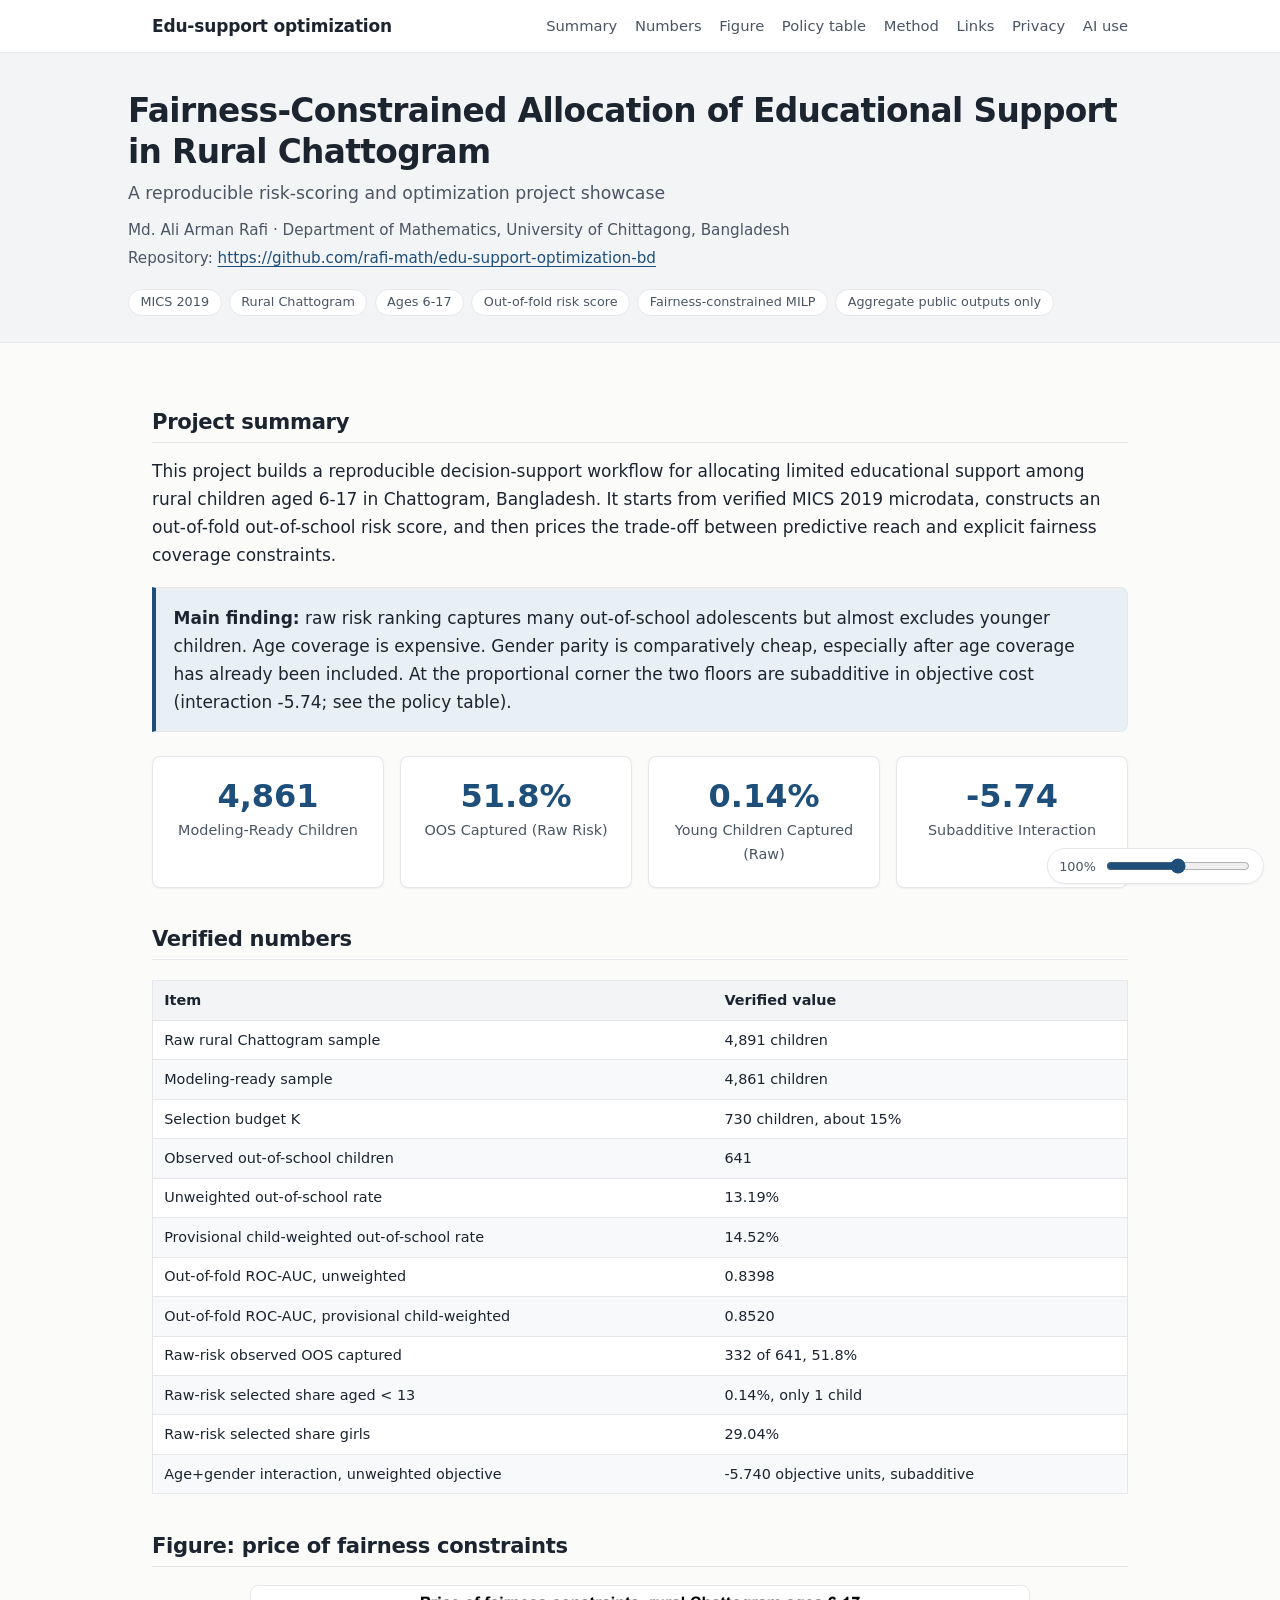
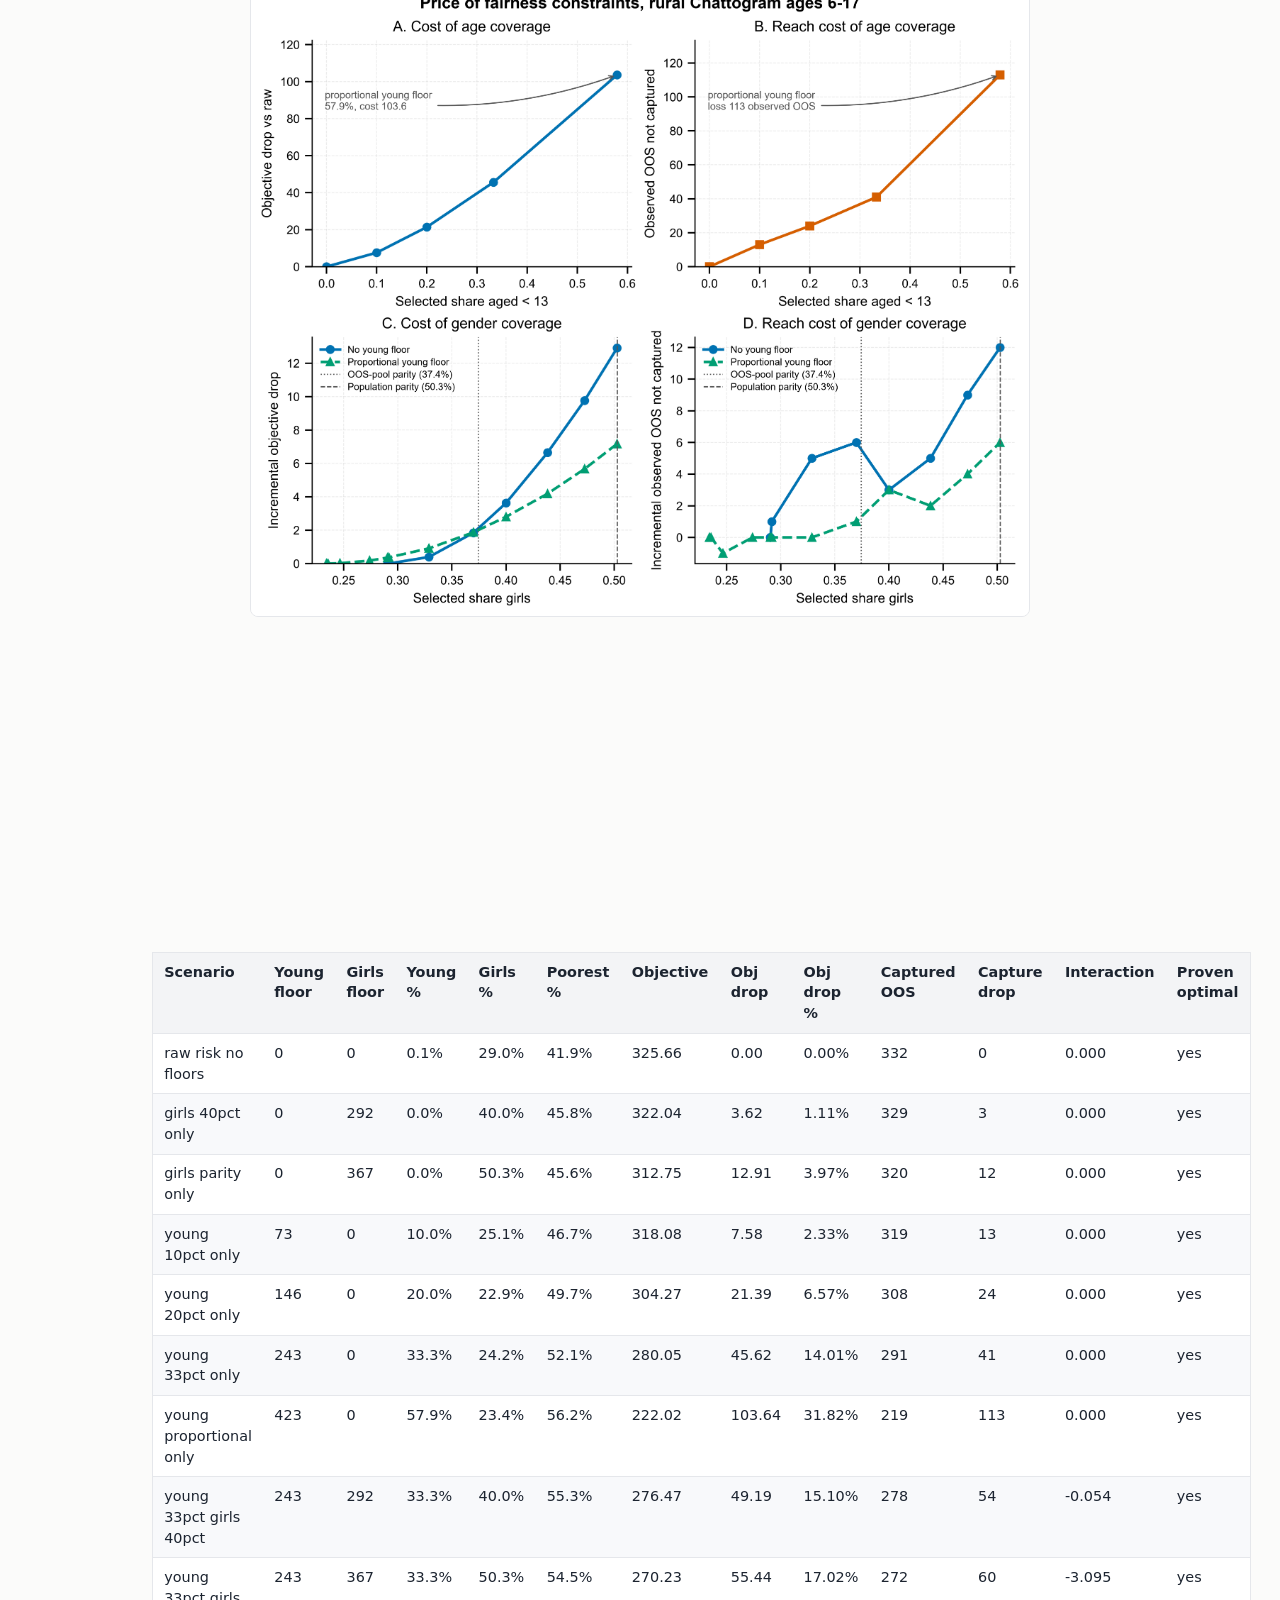
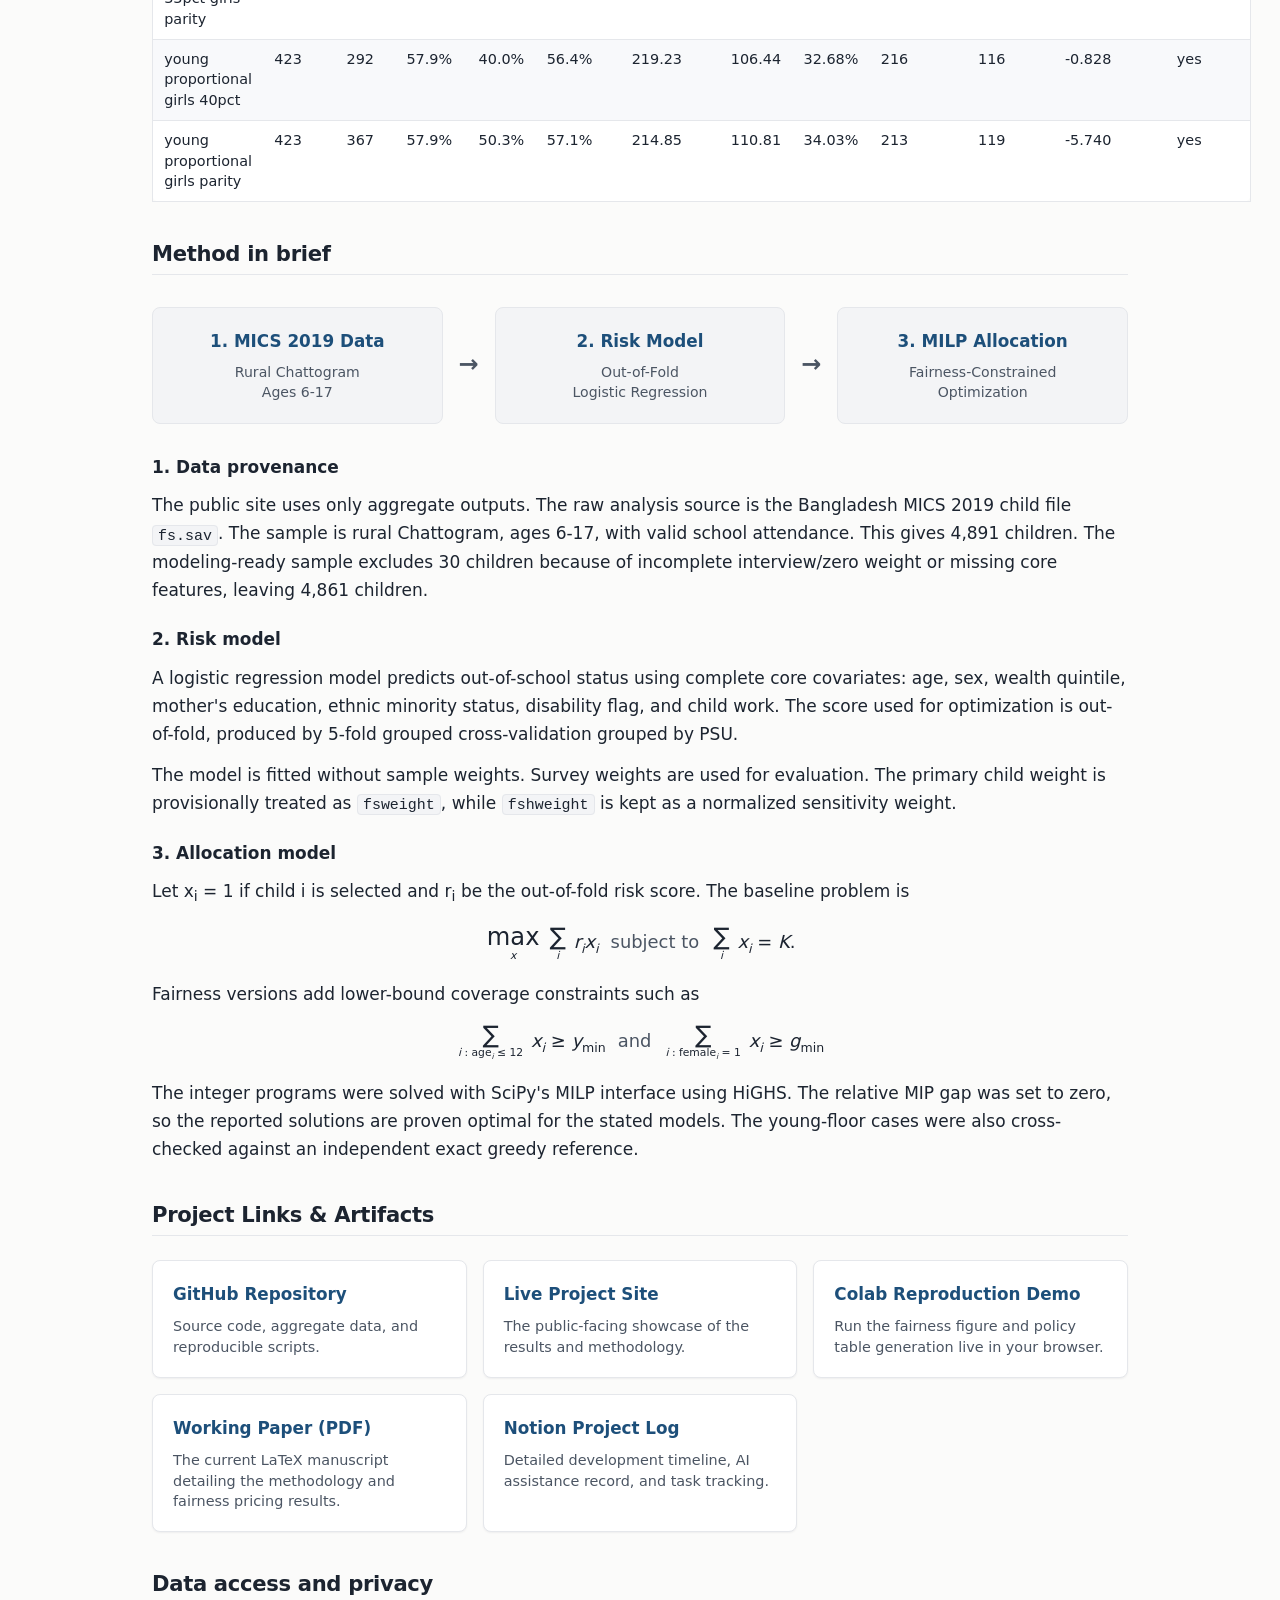
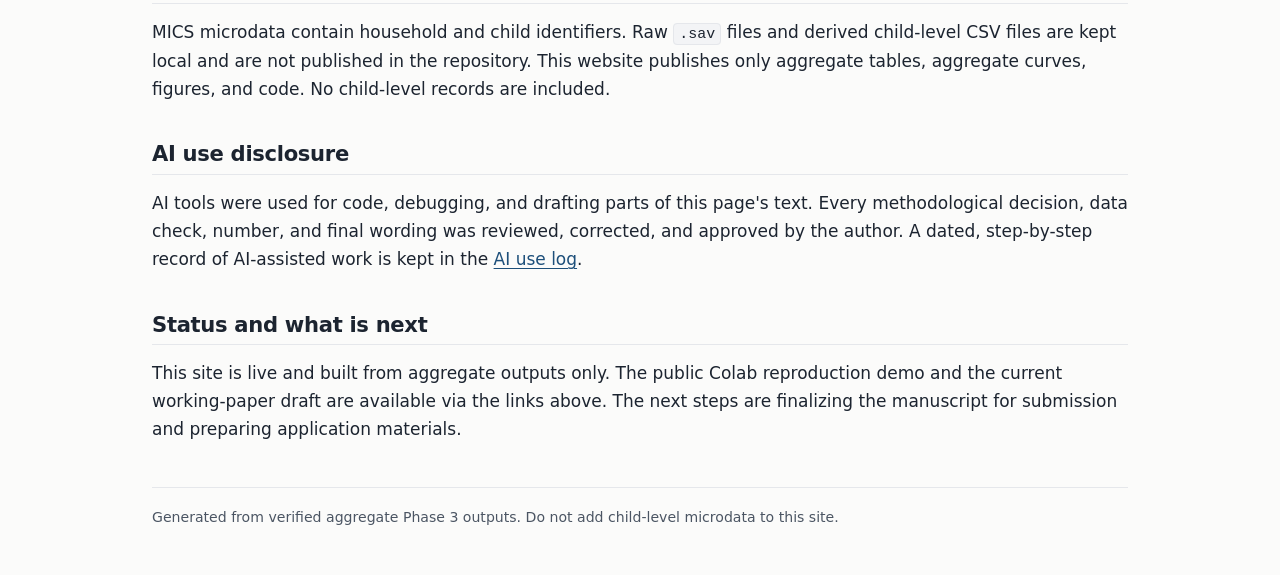
<file: docs/index.html>
<!doctype html> <html lang='en'> <head> <meta charset='utf-8'> <meta name='viewport' content='width=device-width, initial-scale=1'> <title>Fairness-Constrained Allocation of Educational Support in Rural Chattogram</title> <link rel='stylesheet' href='styles.css'> <script> (function () { var d = document.documentElement; try { if (window.matchMedia && window.matchMedia('(prefers-reduced-motion: reduce)').matches) { return; } if (!('IntersectionObserver' in window)) { return; } d.className += ' js-reveal'; window.__revealGuard = setTimeout(function () { d.className = d.className.replace(' js-reveal', ''); }, 2000); } catch (e) {} })(); </script> </head> <body> <nav class='topnav' aria-label='Section navigation'> <div class='topnav-inner'> <a class='topnav-brand' href='#top'>Edu-support optimization</a> <div class='topnav-links'> <a href='#summary'>Summary</a> <a href='#numbers'>Numbers</a> <a href='#figure'>Figure</a> <a href='#policy'>Policy table</a> <a href='#method'>Method</a> <a href='#links'>Links</a> <a href='#privacy'>Privacy</a> <a href='#ai'>AI use</a> </div> </div> </nav> <header id='top'> <h1>Fairness-Constrained Allocation of Educational Support in Rural Chattogram</h1> <div class='subtitle'>A reproducible risk-scoring and optimization project showcase</div> <div class='meta'>Md. Ali Arman Rafi &middot; Department of Mathematics, University of Chittagong, Bangladesh</div> <div class='meta'>Repository: <a href='https://github.com/rafi-math/edu-support-optimization-bd'>https://github.com/rafi-math/edu-support-optimization-bd</a></div> <div class='badge-row'><span class='badge'>MICS 2019</span><span class='badge'>Rural Chattogram</span><span class='badge'>Ages 6-17</span><span class='badge'>Out-of-fold risk score</span><span class='badge'>Fairness-constrained MILP</span><span class='badge'>Aggregate public outputs only</span></div> </header> <main> <h2 id='summary'>Project summary</h2> <p>This project builds a reproducible decision-support workflow for allocating limited educational support among rural children aged 6-17 in Chattogram, Bangladesh. It starts from verified MICS 2019 microdata, constructs an out-of-fold out-of-school risk score, and then prices the trade-off between predictive reach and explicit fairness coverage constraints.</p> <div class='callout'><strong>Main finding:</strong> raw risk ranking captures many out-of-school adolescents but almost excludes younger children. Age coverage is expensive. Gender parity is comparatively cheap, especially after age coverage has already been included. At the proportional corner the two floors are subadditive in objective cost (interaction -5.74; see the policy table).</div> <div class="metrics-grid"> <div class="metric-card"><div class="metric-value">4,861</div><div class="metric-label">Modeling-Ready Children</div></div> <div class="metric-card"><div class="metric-value">51.8%</div><div class="metric-label">OOS Captured (Raw Risk)</div></div> <div class="metric-card"><div class="metric-value">0.14%</div><div class="metric-label">Young Children Captured (Raw)</div></div> <div class="metric-card"><div class="metric-value">-5.74</div><div class="metric-label">Subadditive Interaction</div></div> </div> <h2 id='numbers'>Verified numbers</h2> <table class='data-table'><thead><tr><th>Item</th><th>Verified value</th></tr></thead><tbody><tr><td>Raw rural Chattogram sample</td><td>4,891 children</td></tr><tr><td>Modeling-ready sample</td><td>4,861 children</td></tr><tr><td>Selection budget K</td><td>730 children, about 15%</td></tr><tr><td>Observed out-of-school children</td><td>641</td></tr><tr><td>Unweighted out-of-school rate</td><td>13.19%</td></tr><tr><td>Provisional child-weighted out-of-school rate</td><td>14.52%</td></tr><tr><td>Out-of-fold ROC-AUC, unweighted</td><td>0.8398</td></tr><tr><td>Out-of-fold ROC-AUC, provisional child-weighted</td><td>0.8520</td></tr><tr><td>Raw-risk observed OOS captured</td><td>332 of 641, 51.8%</td></tr><tr><td>Raw-risk selected share aged &lt; 13</td><td>0.14%, only 1 child</td></tr><tr><td>Raw-risk selected share girls</td><td>29.04%</td></tr><tr><td>Age+gender interaction, unweighted objective</td><td>-5.740 objective units, subadditive</td></tr></tbody></table> <h2 id='figure'>Figure: price of fairness constraints</h2> <img class='figure' src='assets/phase3_fairness_curves_publication.png' alt='Four-panel line chart of the cost of fairness constraints in a rural Chattogram educational support allocation model. Panels A and B show the objective and reach cost of an under-13 coverage floor. Panels C and D show the incremental cost of a girls floor, with and without the under-13 floor, with grey reference lines for out-of-school-pool parity (37.4%) and population parity (50.3%).'> <p class='small'>Vector figure: <a href='assets/phase3_fairness_curves_publication.pdf'>PDF</a></p> <p class='small'>Panels A and B price the under-13 floor: the x-axis is the required minimum share of selected children aged under 13; in A the y-axis is the loss in total out-of-fold risk relative to the unconstrained allocation, and in B it is the additional observed out-of-school children left uncaptured. Panels C and D price the girls floor on the same axes, with and without the proportional under-13 floor already in place. In C and D the dotted grey line marks the female share among observed out-of-school children (37.4%) and the dashed grey line marks the female share among all children in the sample (50.3%); these are reference points, not constraints. The girls floor costs less once the age floor is present, which is the subadditivity reported in the policy table below (interaction -5.74 at the proportional corner).</p> <h2 id='policy'>Policy scenario table</h2> <p>The objective is the sum of out-of-fold predicted risk scores. Observed out-of-school capture is an evaluation metric only; it is not used as the optimization target.</p> <table class='data-table'><thead><tr><th>Scenario</th><th>Young floor</th><th>Girls floor</th><th>Young %</th><th>Girls %</th><th>Poorest %</th><th>Objective</th><th>Obj drop</th><th>Obj drop %</th><th>Captured OOS</th><th>Capture drop</th><th>Interaction</th><th>Proven optimal</th></tr></thead><tbody><tr><td>raw risk no floors</td><td>0</td><td>0</td><td>0.1%</td><td>29.0%</td><td>41.9%</td><td>325.66</td><td>0.00</td><td>0.00%</td><td>332</td><td>0</td><td>0.000</td><td>yes</td></tr><tr><td>girls 40pct only</td><td>0</td><td>292</td><td>0.0%</td><td>40.0%</td><td>45.8%</td><td>322.04</td><td>3.62</td><td>1.11%</td><td>329</td><td>3</td><td>0.000</td><td>yes</td></tr><tr><td>girls parity only</td><td>0</td><td>367</td><td>0.0%</td><td>50.3%</td><td>45.6%</td><td>312.75</td><td>12.91</td><td>3.97%</td><td>320</td><td>12</td><td>0.000</td><td>yes</td></tr><tr><td>young 10pct only</td><td>73</td><td>0</td><td>10.0%</td><td>25.1%</td><td>46.7%</td><td>318.08</td><td>7.58</td><td>2.33%</td><td>319</td><td>13</td><td>0.000</td><td>yes</td></tr><tr><td>young 20pct only</td><td>146</td><td>0</td><td>20.0%</td><td>22.9%</td><td>49.7%</td><td>304.27</td><td>21.39</td><td>6.57%</td><td>308</td><td>24</td><td>0.000</td><td>yes</td></tr><tr><td>young 33pct only</td><td>243</td><td>0</td><td>33.3%</td><td>24.2%</td><td>52.1%</td><td>280.05</td><td>45.62</td><td>14.01%</td><td>291</td><td>41</td><td>0.000</td><td>yes</td></tr><tr><td>young proportional only</td><td>423</td><td>0</td><td>57.9%</td><td>23.4%</td><td>56.2%</td><td>222.02</td><td>103.64</td><td>31.82%</td><td>219</td><td>113</td><td>0.000</td><td>yes</td></tr><tr><td>young 33pct girls 40pct</td><td>243</td><td>292</td><td>33.3%</td><td>40.0%</td><td>55.3%</td><td>276.47</td><td>49.19</td><td>15.10%</td><td>278</td><td>54</td><td>-0.054</td><td>yes</td></tr><tr><td>young 33pct girls parity</td><td>243</td><td>367</td><td>33.3%</td><td>50.3%</td><td>54.5%</td><td>270.23</td><td>55.44</td><td>17.02%</td><td>272</td><td>60</td><td>-3.095</td><td>yes</td></tr><tr><td>young proportional girls 40pct</td><td>423</td><td>292</td><td>57.9%</td><td>40.0%</td><td>56.4%</td><td>219.23</td><td>106.44</td><td>32.68%</td><td>216</td><td>116</td><td>-0.828</td><td>yes</td></tr><tr><td>young proportional girls parity</td><td>423</td><td>367</td><td>57.9%</td><td>50.3%</td><td>57.1%</td><td>214.85</td><td>110.81</td><td>34.03%</td><td>213</td><td>119</td><td>-5.740</td><td>yes</td></tr></tbody></table> <h2 id='method'>Method in brief</h2> <div class="pipeline"> <div class="pipeline-step"><h4>1. MICS 2019 Data</h4><p>Rural Chattogram<br>Ages 6-17</p></div> <div class="pipeline-arrow">&rarr;</div> <div class="pipeline-step"><h4>2. Risk Model</h4><p>Out-of-Fold<br>Logistic Regression</p></div> <div class="pipeline-arrow">&rarr;</div> <div class="pipeline-step"><h4>3. MILP Allocation</h4><p>Fairness-Constrained<br>Optimization</p></div> </div> <h3>1. Data provenance</h3> <p>The public site uses only aggregate outputs. The raw analysis source is the Bangladesh MICS 2019 child file <span class='code'>fs.sav</span>. The sample is rural Chattogram, ages 6-17, with valid school attendance. This gives 4,891 children. The modeling-ready sample excludes 30 children because of incomplete interview/zero weight or missing core features, leaving 4,861 children.</p> <h3>2. Risk model</h3> <p>A logistic regression model predicts out-of-school status using complete core covariates: age, sex, wealth quintile, mother's education, ethnic minority status, disability flag, and child work. The score used for optimization is out-of-fold, produced by 5-fold grouped cross-validation grouped by PSU.</p> <p>The model is fitted without sample weights. Survey weights are used for evaluation. The primary child weight is provisionally treated as <span class='code'>fsweight</span>, while <span class='code'>fshweight</span> is kept as a normalized sensitivity weight.</p> <h3>3. Allocation model</h3> <p>Let <span class="v">x</span><sub><span class="v">i</span></sub> = 1 if child <span class="v">i</span> is selected and <span class="v">r</span><sub><span class="v">i</span></sub> be the out-of-fold risk score. The baseline problem is</p> <div class="eq"><span class="lim"><span class="sym">max</span><span class="bot"><span class="v">x</span></span></span> <span class="lim"><span class="sym">&#8721;</span><span class="bot"><span class="v">i</span></span></span> <span class="v">r</span><sub><span class="v">i</span></sub><span class="v">x</span><sub><span class="v">i</span></sub> <span class="txt">subject to</span> <span class="lim"><span class="sym">&#8721;</span><span class="bot"><span class="v">i</span></span></span> <span class="v">x</span><sub><span class="v">i</span></sub> = <span class="v">K</span>.</div> <p>Fairness versions add lower-bound coverage constraints such as</p> <div class="eq"><span class="lim"><span class="sym">&#8721;</span><span class="bot"><span class="v">i</span> : age<sub><span class="v">i</span></sub> &#8804; 12</span></span> <span class="v">x</span><sub><span class="v">i</span></sub> &#8805; <span class="v">y</span><sub>min</sub> <span class="txt">and</span> <span class="lim"><span class="sym">&#8721;</span><span class="bot"><span class="v">i</span> : female<sub><span class="v">i</span></sub> = 1</span></span> <span class="v">x</span><sub><span class="v">i</span></sub> &#8805; <span class="v">g</span><sub>min</sub></div> <p>The integer programs were solved with SciPy's MILP interface using HiGHS. The relative MIP gap was set to zero, so the reported solutions are proven optimal for the stated models. The young-floor cases were also cross-checked against an independent exact greedy reference.</p> <h2 id='links'>Project Links & Artifacts</h2> <div class="links-grid"> <a href="https://github.com/rafi-math/edu-support-optimization-bd" class="link-card" target="_blank" rel="noopener"> <h4>GitHub Repository</h4> <p>Source code, aggregate data, and reproducible scripts.</p> </a> <a href="https://rafi-math.github.io/edu-support-optimization-bd/" class="link-card" target="_blank" rel="noopener"> <h4>Live Project Site</h4> <p>The public-facing showcase of the results and methodology.</p> </a> <a href="https://colab.research.google.com/github/rafi-math/edu-support-optimization-bd/blob/main/docs/phase3_reproduce_demo.ipynb" class="link-card" target="_blank" rel="noopener"> <h4>Colab Reproduction Demo</h4> <p>Run the fairness figure and policy table generation live in your browser.</p> </a> <a href="children_project.pdf" class="link-card" target="_blank" rel="noopener"> <h4>Working Paper (PDF)</h4> <p>The current LaTeX manuscript detailing the methodology and fairness pricing results.</p> </a> <a href="https://app.notion.com/p/3fa07b7d592580d4b119d19e1834fc5a?v=3fa07b7d59258013a668000cc7947d26&source=copy_link" class="link-card" target="_blank" rel="noopener"> <h4>Notion Project Log</h4> <p>Detailed development timeline, AI assistance record, and task tracking.</p> </a> </div> <h2 id='privacy'>Data access and privacy</h2> <p>MICS microdata contain household and child identifiers. Raw <span class='code'>.sav</span> files and derived child-level CSV files are kept local and are not published in the repository. This website publishes only aggregate tables, aggregate curves, figures, and code. No child-level records are included.</p> <h2 id='ai'>AI use disclosure</h2> <p>AI tools were used for code, debugging, and drafting parts of this page's text. Every methodological decision, data check, number, and final wording was reviewed, corrected, and approved by the author. A dated, step-by-step record of AI-assisted work is kept in the <a href='ai-use-log.html'>AI use log</a>.</p> <h2>Status and what is next</h2> <p>This site is live and built from aggregate outputs only. The public Colab reproduction demo and the current working-paper draft are available via the links above. The next steps are finalizing the manuscript for submission and preparing application materials.</p> <div class='footer'>Generated from verified aggregate Phase 3 outputs. Do not add child-level microdata to this site.</div> </main> <div class='zoombar' role='group' aria-label='Reading zoom'> <span class='zoom-label' id='zoomLabel'>100%</span> <input type='range' id='zoomRange' min='0' max='100' step='1' value='50' aria-label='Reading zoom level'> </div> <script src='app.js' defer></script> </body> </html>
</file>
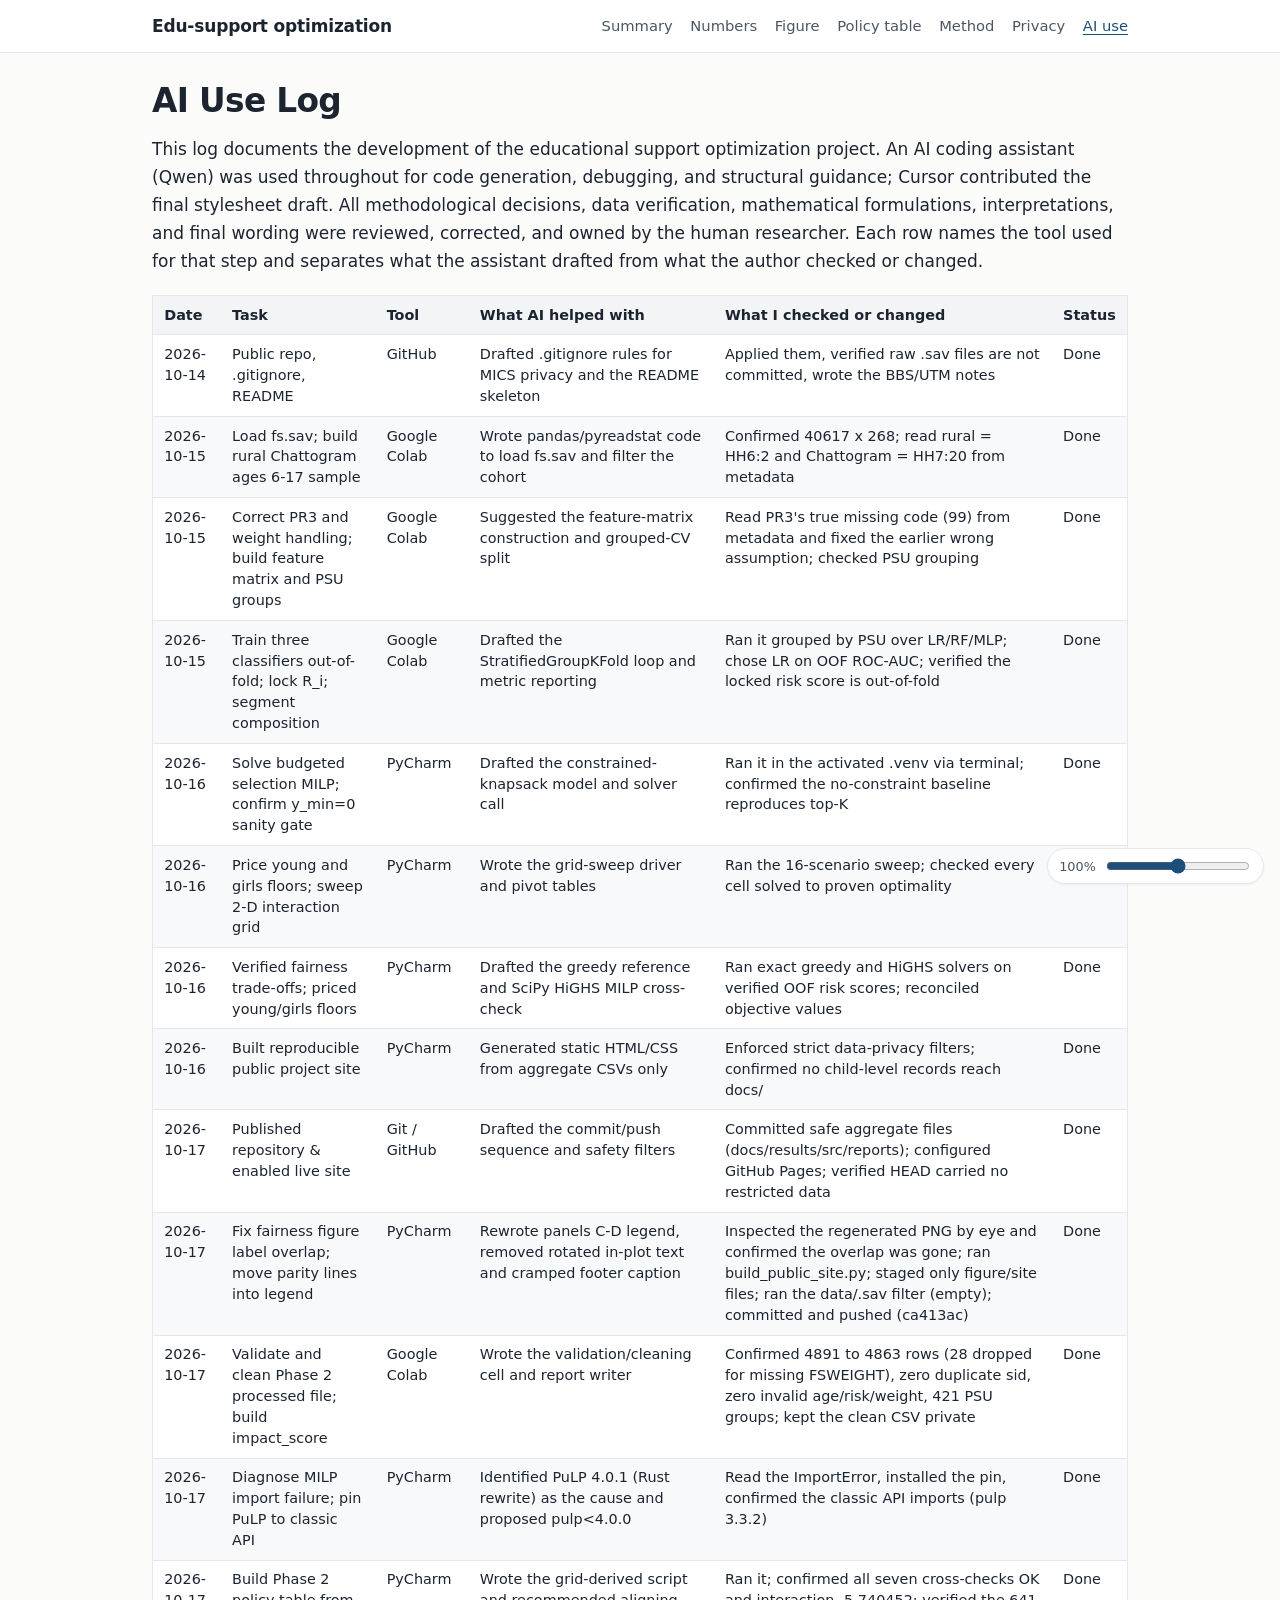
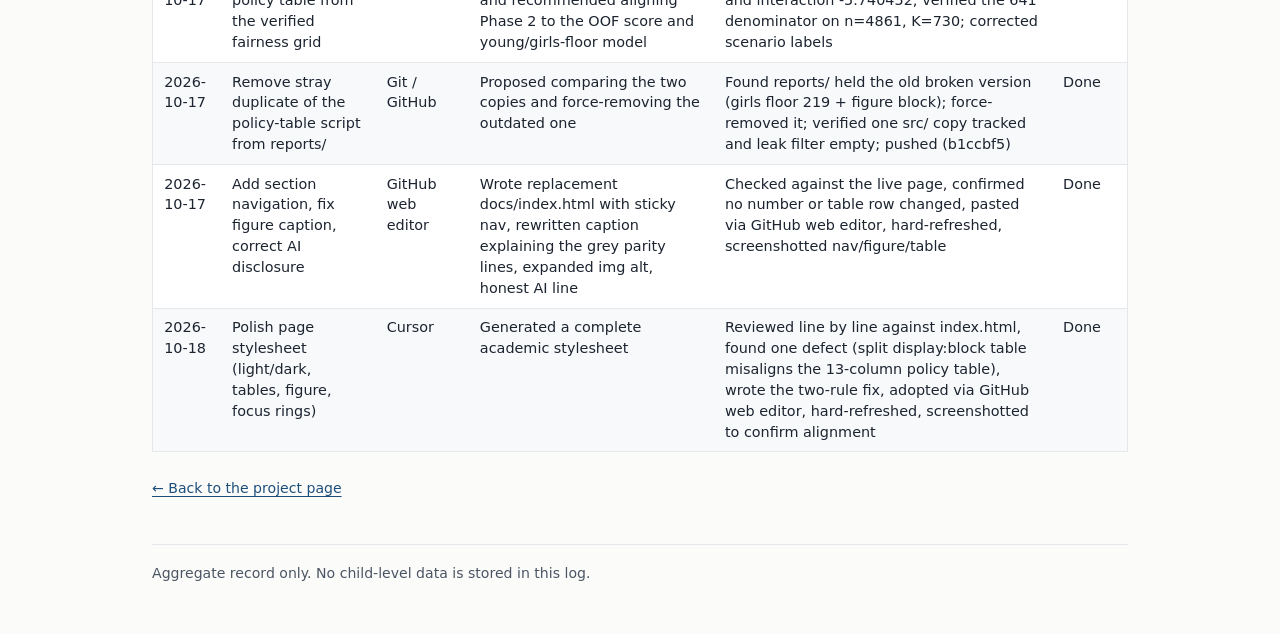
<file: docs/ai-use-log.html>
<!doctype html>
<html lang='en'>
<head>
<meta charset='utf-8'>
<meta name='viewport' content='width=device-width, initial-scale=1'>
<title>AI Use Log — Fairness-Constrained Allocation, Rural Chattogram</title>
<link rel='stylesheet' href='styles.css'>
  <script>
(function () {
  var d = document.documentElement;
  try {
    if (window.matchMedia && window.matchMedia('(prefers-reduced-motion: reduce)').matches) { return; }
    if (!('IntersectionObserver' in window)) { return; }
    d.className += ' js-reveal';
    window.__revealGuard = setTimeout(function () { d.className = d.className.replace(' js-reveal', ''); }, 2000);
  } catch (e) {}
})();
</script>
</head>
<body>
<nav class='topnav' aria-label='Section navigation'>
  <div class='topnav-inner'>
    <a class='topnav-brand' href='index.html'>Edu-support optimization</a>
    <div class='topnav-links'>
      <a href='index.html#summary'>Summary</a>
      <a href='index.html#numbers'>Numbers</a>
      <a href='index.html#figure'>Figure</a>
      <a href='index.html#policy'>Policy table</a>
      <a href='index.html#method'>Method</a>
      <a href='index.html#privacy'>Privacy</a>
      <a href='index.html#ai' aria-current='page'>AI use</a>
    </div>
  </div>
</nav>
<main>
<h1>AI Use Log</h1>
<p>This log documents the development of the educational support optimization project. An AI coding assistant (Qwen) was used throughout for code generation, debugging, and structural guidance; Cursor contributed the final stylesheet draft. All methodological decisions, data verification, mathematical formulations, interpretations, and final wording were reviewed, corrected, and owned by the human researcher. Each row names the tool used for that step and separates what the assistant drafted from what the author checked or changed.</p>
<table class='data-table'>
<thead><tr><th>Date</th><th>Task</th><th>Tool</th><th>What AI helped with</th><th>What I checked or changed</th><th>Status</th></tr></thead>
<tbody>
<tr><td>2026-10-14</td><td>Public repo, .gitignore, README</td><td>GitHub</td><td>Drafted .gitignore rules for MICS privacy and the README skeleton</td><td>Applied them, verified raw .sav files are not committed, wrote the BBS/UTM notes</td><td>Done</td></tr>
<tr><td>2026-10-15</td><td>Load fs.sav; build rural Chattogram ages 6-17 sample</td><td>Google Colab</td><td>Wrote pandas/pyreadstat code to load fs.sav and filter the cohort</td><td>Confirmed 40617 x 268; read rural = HH6:2 and Chattogram = HH7:20 from metadata</td><td>Done</td></tr>
<tr><td>2026-10-15</td><td>Correct PR3 and weight handling; build feature matrix and PSU groups</td><td>Google Colab</td><td>Suggested the feature-matrix construction and grouped-CV split</td><td>Read PR3's true missing code (99) from metadata and fixed the earlier wrong assumption; checked PSU grouping</td><td>Done</td></tr>
<tr><td>2026-10-15</td><td>Train three classifiers out-of-fold; lock R_i; segment composition</td><td>Google Colab</td><td>Drafted the StratifiedGroupKFold loop and metric reporting</td><td>Ran it grouped by PSU over LR/RF/MLP; chose LR on OOF ROC-AUC; verified the locked risk score is out-of-fold</td><td>Done</td></tr>
<tr><td>2026-10-16</td><td>Solve budgeted selection MILP; confirm y_min=0 sanity gate</td><td>PyCharm</td><td>Drafted the constrained-knapsack model and solver call</td><td>Ran it in the activated .venv via terminal; confirmed the no-constraint baseline reproduces top-K</td><td>Done</td></tr>
<tr><td>2026-10-16</td><td>Price young and girls floors; sweep 2-D interaction grid</td><td>PyCharm</td><td>Wrote the grid-sweep driver and pivot tables</td><td>Ran the 16-scenario sweep; checked every cell solved to proven optimality</td><td>Done</td></tr>
<tr><td>2026-10-16</td><td>Verified fairness trade-offs; priced young/girls floors</td><td>PyCharm</td><td>Drafted the greedy reference and SciPy HiGHS MILP cross-check</td><td>Ran exact greedy and HiGHS solvers on verified OOF risk scores; reconciled objective values</td><td>Done</td></tr>
<tr><td>2026-10-16</td><td>Built reproducible public project site</td><td>PyCharm</td><td>Generated static HTML/CSS from aggregate CSVs only</td><td>Enforced strict data-privacy filters; confirmed no child-level records reach docs/</td><td>Done</td></tr>
<tr><td>2026-10-17</td><td>Published repository &amp; enabled live site</td><td>Git / GitHub</td><td>Drafted the commit/push sequence and safety filters</td><td>Committed safe aggregate files (docs/results/src/reports); configured GitHub Pages; verified HEAD carried no restricted data</td><td>Done</td></tr>
<tr><td>2026-10-17</td><td>Fix fairness figure label overlap; move parity lines into legend</td><td>PyCharm</td><td>Rewrote panels C-D legend, removed rotated in-plot text and cramped footer caption</td><td>Inspected the regenerated PNG by eye and confirmed the overlap was gone; ran build_public_site.py; staged only figure/site files; ran the data/.sav filter (empty); committed and pushed (ca413ac)</td><td>Done</td></tr>
<tr><td>2026-10-17</td><td>Validate and clean Phase 2 processed file; build impact_score</td><td>Google Colab</td><td>Wrote the validation/cleaning cell and report writer</td><td>Confirmed 4891 to 4863 rows (28 dropped for missing FSWEIGHT), zero duplicate sid, zero invalid age/risk/weight, 421 PSU groups; kept the clean CSV private</td><td>Done</td></tr>
<tr><td>2026-10-17</td><td>Diagnose MILP import failure; pin PuLP to classic API</td><td>PyCharm</td><td>Identified PuLP 4.0.1 (Rust rewrite) as the cause and proposed pulp&lt;4.0.0</td><td>Read the ImportError, installed the pin, confirmed the classic API imports (pulp 3.3.2)</td><td>Done</td></tr>
<tr><td>2026-10-17</td><td>Build Phase 2 policy table from the verified fairness grid</td><td>PyCharm</td><td>Wrote the grid-derived script and recommended aligning Phase 2 to the OOF score and young/girls-floor model</td><td>Ran it; confirmed all seven cross-checks OK and interaction -5.740452; verified the 641 denominator on n=4861, K=730; corrected scenario labels</td><td>Done</td></tr>
<tr><td>2026-10-17</td><td>Remove stray duplicate of the policy-table script from reports/</td><td>Git / GitHub</td><td>Proposed comparing the two copies and force-removing the outdated one</td><td>Found reports/ held the old broken version (girls floor 219 + figure block); force-removed it; verified one src/ copy tracked and leak filter empty; pushed (b1ccbf5)</td><td>Done</td></tr>
<tr><td>2026-10-17</td><td>Add section navigation, fix figure caption, correct AI disclosure</td><td>GitHub web editor</td><td>Wrote replacement docs/index.html with sticky nav, rewritten caption explaining the grey parity lines, expanded img alt, honest AI line</td><td>Checked against the live page, confirmed no number or table row changed, pasted via GitHub web editor, hard-refreshed, screenshotted nav/figure/table</td><td>Done</td></tr>
<tr><td>2026-10-18</td><td>Polish page stylesheet (light/dark, tables, figure, focus rings)</td><td>Cursor</td><td>Generated a complete academic stylesheet</td><td>Reviewed line by line against index.html, found one defect (split display:block table misaligns the 13-column policy table), wrote the two-rule fix, adopted via GitHub web editor, hard-refreshed, screenshotted to confirm alignment</td><td>Done</td></tr>
</tbody>
</table>
<p class='small'><a href='index.html'>&larr; Back to the project page</a></p>
<div class='footer'>Aggregate record only. No child-level data is stored in this log.</div>
</main>
  <script src='app.js' defer></script>
  <div class='zoombar' role='group' aria-label='Reading zoom'>
  <span class='zoom-label' id='zoomLabel'>100%</span>
  <input type='range' id='zoomRange' min='0' max='100' step='1' value='50' aria-label='Reading zoom level'>
</div>
<script src='app.js' defer></script>
</body>
</html>
</file>
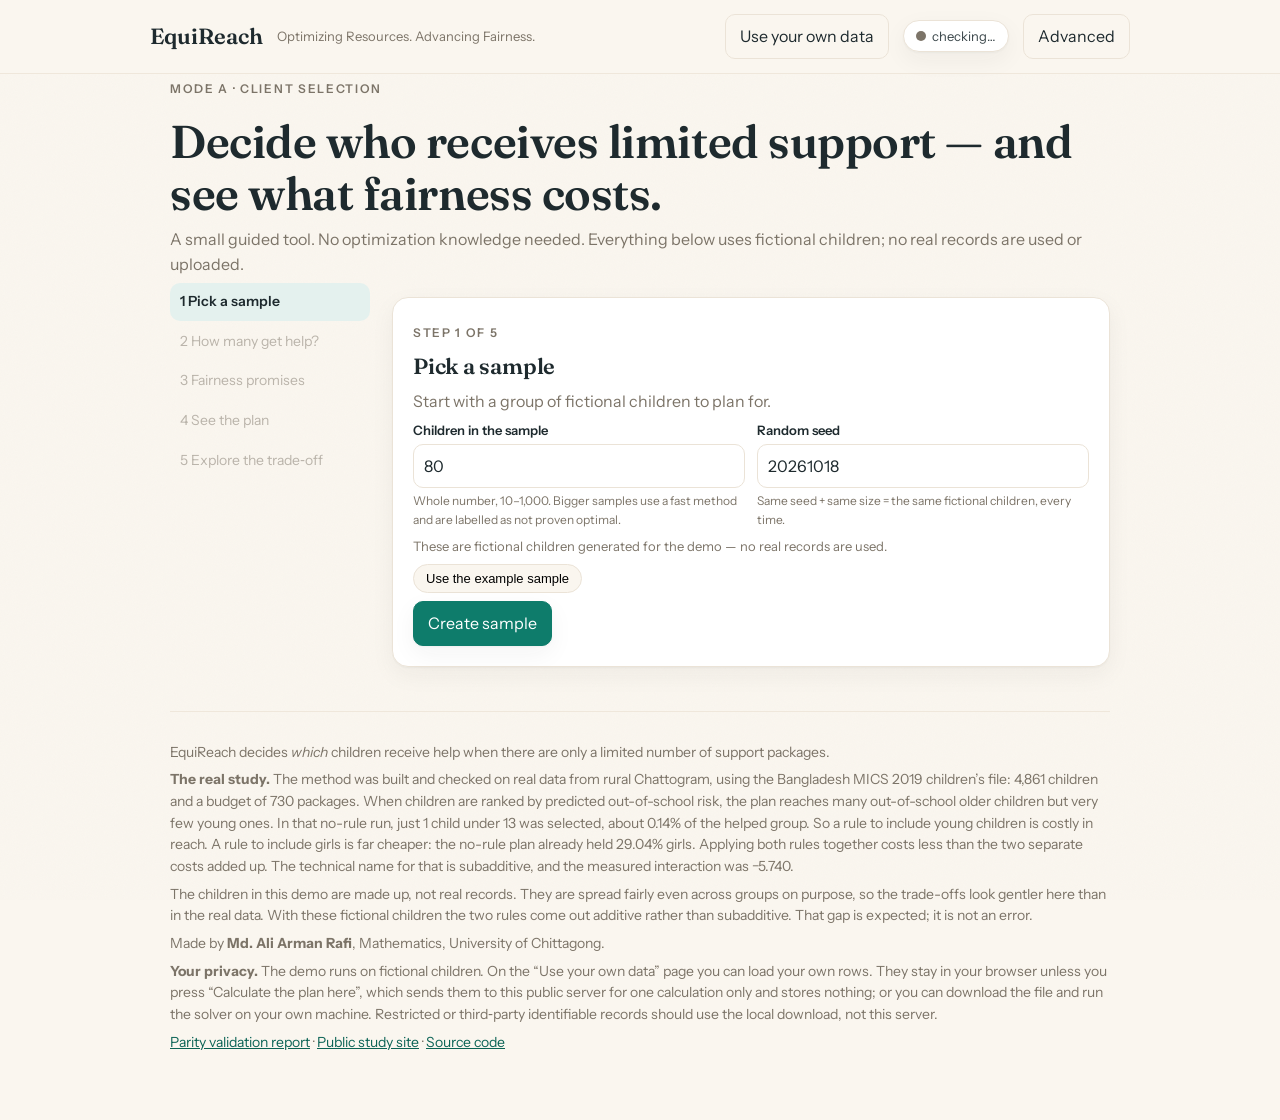
<file: docs/equireach.html>
<!doctype html>
<html lang="en">
<head>
<meta charset="utf-8" />
<meta name="viewport" content="width=device-width, initial-scale=1" />
<title>EquiReach — decide who receives support, and what fairness costs</title>
<link rel="preconnect" href="https://fonts.googleapis.com">
<link href="https://fonts.googleapis.com/css2?family=Fraunces:opsz,wght@9..144,500;9..144,600&family=Instrument+Sans:wght@400;500;600&display=swap" rel="stylesheet">
<style>
:root{
  --paper:#FAF6EF; --surface:#FFFFFF; --border:#EBE3D7; --hair:#EFE7DB;
  --ink:#1E2A2E; --body:#3A464A; --muted:#7C7468;
  --teal:#0E7C6B; --teal-h:#0B6355; --teal-soft:#E4F1EE;
  --clay:#C2703D; --clay-soft:#F6E9DF; --grid:#E7DFD2; --axis:#8A8175;
  --shadow:0 1px 2px rgba(31,42,46,.04),0 8px 24px rgba(31,42,46,.05);
}
*{box-sizing:border-box}
html,body{margin:0}
body{background:var(--paper);color:var(--body);font-family:"Instrument Sans",system-ui,sans-serif;line-height:1.55;font-size:16px;-webkit-font-smoothing:antialiased}
body::before{content:"";position:fixed;inset:0;pointer-events:none;opacity:.025;z-index:0;
  background-image:url("data:image/svg+xml,%3Csvg xmlns='http://www.w3.org/2000/svg' width='120' height='120'%3E%3Cfilter id='n'%3E%3CfeTurbulence type='fractalNoise' baseFrequency='0.9' numOctaves='2'/%3E%3C/filter%3E%3Crect width='100%25' height='100%25' filter='url(%23n)'/%3E%3C/svg%3E");}
.wrap{max-width:980px;margin:0 auto;padding:0 20px;position:relative;z-index:1}
h1,h2,h3,.serif,.big{font-family:"Fraunces",Georgia,serif;color:var(--ink);font-weight:600;letter-spacing:-.01em}
h1{font-size:clamp(28px,5vw,46px);line-height:1.12;margin:18px 0 8px}
h2{font-size:22px;margin:0 0 4px}
h3{font-size:17px;margin:0 0 6px}
p{margin:6px 0}
.muted{color:var(--muted)}
.small{font-size:13px}
.eyebrow{font-size:12px;letter-spacing:.14em;text-transform:uppercase;color:var(--muted);font-weight:600}
header.top{position:sticky;top:0;background:rgba(250,246,239,.92);backdrop-filter:saturate(1.1) blur(6px);border-bottom:1px solid var(--hair);z-index:5}
.bar{display:flex;align-items:center;gap:14px;padding:14px 0;flex-wrap:wrap}
.wordmark{font-family:"Fraunces",serif;font-size:22px;color:var(--ink);font-weight:600}
.tag{color:var(--muted);font-size:13px}
.spacer{flex:1}
.dot{width:10px;height:10px;border-radius:50%;background:var(--muted);display:inline-block;vertical-align:middle;margin-right:6px}
.dot.online{background:var(--teal)}.dot.waking{background:var(--clay)}.dot.offline{background:#b3402f}
.pill{border:1px solid var(--border);background:var(--surface);border-radius:999px;padding:5px 12px;font-size:13px;display:inline-flex;align-items:center;box-shadow:var(--shadow)}
.btn{font:inherit;border:1px solid var(--border);background:var(--surface);color:var(--ink);padding:9px 14px;border-radius:10px;cursor:pointer;box-shadow:var(--shadow);transition:transform .12s ease,box-shadow .12s ease,background .12s}
.btn:hover{transform:translateY(-1px)}
.btn.primary{background:var(--teal);border-color:var(--teal);color:#fff}
.btn.primary:hover{background:var(--teal-h)}
.btn.ghost{background:transparent;box-shadow:none}
.btn:disabled{opacity:.5;cursor:not-allowed;transform:none}
.btn:focus-visible,a:focus-visible,select:focus-visible,input:focus-visible,textarea:focus-visible,[tabindex]:focus-visible{outline:2px solid var(--teal);outline-offset:2px}
.card{background:var(--surface);border:1px solid var(--border);border-radius:16px;padding:20px;box-shadow:var(--shadow);margin:14px 0}
.layout{display:grid;grid-template-columns:200px 1fr;gap:22px;align-items:start}
@media(max-width:760px){.layout{grid-template-columns:1fr}}
nav.steps{position:sticky;top:74px}
nav.steps ol{list-style:none;margin:0;padding:0;display:flex;flex-direction:column;gap:2px}
nav.steps li{padding:8px 10px;border-radius:10px;color:var(--muted);font-size:14px;cursor:default}
nav.steps li.active{background:var(--teal-soft);color:var(--ink);font-weight:600}
nav.steps li.done{color:var(--teal)}
nav.steps li.locked{opacity:.5}
.row{display:flex;gap:12px;flex-wrap:wrap;align-items:end}
.field{display:flex;flex-direction:column;gap:4px;min-width:160px;flex:1}
label{font-size:13px;color:var(--ink);font-weight:600}
input,select,textarea{font:inherit;color:var(--ink);background:var(--surface);border:1px solid var(--border);border-radius:10px;padding:9px 10px;width:100%}
textarea{font-family:ui-monospace,Menlo,Consolas,monospace;font-size:13px;min-height:120px;resize:vertical}
.help{font-size:12px;color:var(--muted)}
.chips{display:flex;gap:8px;flex-wrap:wrap;margin:8px 0}
.chip{border:1px solid var(--border);background:var(--paper);border-radius:999px;padding:6px 12px;font-size:13px;cursor:pointer}
.chip.on{background:var(--teal-soft);border-color:var(--teal);color:var(--teal-h);font-weight:600}
.promise{border:1px solid var(--hair);border-radius:12px;padding:12px;margin:8px 0;background:var(--paper)}
.promise .line{font-family:"Fraunces",serif;font-size:16px;color:var(--ink)}
.grid2{display:grid;grid-template-columns:1fr 1fr;gap:14px}
@media(max-width:600px){.grid2{grid-template-columns:1fr}}
.stat{border:1px solid var(--hair);border-radius:14px;padding:14px;background:var(--surface)}
.big{font-size:34px;line-height:1;font-variant-numeric:lining-nums tabular-nums}
.badge{display:inline-block;font-size:12px;font-weight:600;padding:3px 9px;border-radius:999px}
.badge.ok{background:var(--teal-soft);color:var(--teal-h)}
.badge.warn{background:var(--clay-soft);color:var(--clay)}
.badge.neutral{background:#eee;color:#555}
.bar-track{height:8px;background:var(--grid);border-radius:999px;overflow:hidden;margin:8px 0;position:relative}
.bar-fill{height:100%;background:var(--teal)}
.tick{position:absolute;top:-3px;width:2px;height:14px;background:var(--clay)}
table{width:100%;border-collapse:collapse;font-size:14px;margin:8px 0}
th,td{text-align:left;padding:7px 8px;border-bottom:1px solid var(--hair);font-variant-numeric:lining-nums tabular-nums}
th{color:var(--muted);font-weight:600;font-size:12px;text-transform:uppercase;letter-spacing:.06em}
.note{background:var(--clay-soft);border:1px solid #ecd9c6;border-radius:12px;padding:12px;color:#7a4520;font-size:14px}
.note.ok{background:var(--teal-soft);border-color:#cfe6e0;color:var(--teal-h)}
svg.line{width:100%;height:200px;display:block}
.collapsible>summary{cursor:pointer;color:var(--ink);font-weight:600;padding:6px 0}
footer.about{border-top:1px solid var(--hair);margin-top:30px;padding:24px 0 60px;color:var(--muted);font-size:14px}
footer.about a{color:var(--teal-h)}
.hidden{display:none}
@media(prefers-reduced-motion:reduce){*{animation:none!important;transition:none!important}}
@keyframes rise{from{opacity:0;transform:translateY(8px)}to{opacity:1;transform:none}}
.rise{animation:rise .45s ease-out both}
</style>
</head>
<body>
<header class="top"><div class="wrap bar">
  <span class="wordmark">EquiReach</span>
  <span class="tag">Optimizing Resources. Advancing Fairness.</span>
  <span class="spacer"></span>
  <button class="btn ghost" id="viewToggle" type="button">Use your own data</button>
  <span class="pill" id="connPill" tabindex="0" aria-label="connection status"><span class="dot" id="connDot"></span><span id="connText">checking…</span></span>
  <button class="btn ghost" id="advBtn" type="button" aria-expanded="false">Advanced</button>
</div></header>

<div class="wrap">
  <div id="advPanel" class="card hidden" aria-live="polite">
    <h3>Advanced / for reviewers</h3>
    <div class="row">
      <div class="field"><label>API base</label><input id="advBase" readonly></div>
      <div class="field"><label>Last status</label><input id="advStatus" readonly></div>
      <div class="field"><label>Last error</label><input id="advError" readonly></div>
      <div class="field"><label>Attempts</label><input id="advAttempts" readonly></div>
    </div>
    <p class="small muted">Solver engine, raw flags, rule ids and full summary appear here after a run. The demo is synthetic-only; on the "Use your own data" page your rows are sent to the server only when you press "Calculate the plan here", and nothing is stored.</p>
    <pre id="advRaw" class="small" style="white-space:pre-wrap;word-break:break-word;max-height:240px;overflow:auto;background:var(--paper);border:1px solid var(--hair);border-radius:10px;padding:10px"></pre>
    <button class="btn" id="retryConn" type="button">Retry connection</button>
  </div>

  <!-- DEMO VIEW -->
  <section id="demoView">
    <p class="eyebrow rise">Mode A · client selection</p>
    <h1 class="rise">Decide who receives limited support — and see what fairness costs.</h1>
    <p class="muted rise">A small guided tool. No optimization knowledge needed. Everything below uses fictional children; no real records are used or uploaded.</p>

    <div class="layout">
      <nav class="steps" aria-label="steps"><ol id="stepList">
        <li data-s="1">1 Pick a sample</li>
        <li data-s="2">2 How many get help?</li>
        <li data-s="3">3 Fairness promises</li>
        <li data-s="4">4 See the plan</li>
        <li data-s="5">5 Explore the trade‑off</li>
      </ol></nav>

      <div id="stepBody">
        <!-- step 1 -->
        <div class="card rise" data-step="1">
          <p class="eyebrow">Step 1 of 5</p><h2>Pick a sample</h2>
          <p class="muted">Start with a group of fictional children to plan for.</p>
          <div class="row">
            <div class="field"><label for="inN">Children in the sample</label><input id="inN" type="number" min="10" max="1000" value="80"><span class="help">Whole number, 10–1,000. Bigger samples use a fast method and are labelled as not proven optimal.</span></div>
            <div class="field"><label for="inSeed">Random seed</label><input id="inSeed" type="number" min="0" max="2147483647" value="20261018"><span class="help">Same seed + same size = the same fictional children, every time.</span></div>
          </div>
          <p class="small muted">These are fictional children generated for the demo — no real records are used.</p>
          <div class="chips"><button class="chip" id="useExample" type="button">Use the example sample</button></div>
          <div class="row"><button class="btn primary" id="createSample" type="button">Create sample</button><span id="sampleMsg" class="small muted"></span></div>
        </div>

        <!-- step 2 -->
        <div class="card hidden" data-step="2">
          <p class="eyebrow">Step 2 of 5</p><h2>How many get help?</h2>
          <p class="muted">This is your budget — the number of support packages available.</p>
          <div class="field"><label for="inK">Support packages</label><input id="inK" type="range" min="1" max="80" value="16"><div class="row" style="align-items:center"><input id="inKNum" type="number" min="1" style="max-width:120px"><span id="kReadout" class="muted"></span></div><span class="help">A small budget shows the trade‑off best; helping almost everyone leaves nothing to choose.</span></div>
          <div class="row">
            <div class="field"><label for="inCov">Coverage mode</label><select id="inCov"><option value="exactly_K">exactly_K</option><option value="at_most_K">at_most_K</option></select><span class="help">exactly_K = select exactly K. at_most_K = no more than K.</span></div>
            <div class="field"><label for="inW">Weighting</label><select id="inW"><option value="unweighted">unweighted</option><option value="weighted">weighted</option></select></div>
            <div class="field"><label for="inT">Time limit (s)</label><input id="inT" type="number" min="1" max="120" value="20"></div>
          </div>
          <label class="small"><input id="inExact" type="checkbox" checked style="width:auto"> Exact solver (proves optimality when it finishes in time)</label>
          <div class="row"><button class="btn ghost" data-back="1" type="button">← Back</button><button class="btn primary" data-fwd="3" type="button">Next →</button></div>
        </div>

        <!-- step 3 -->
        <div class="card hidden" data-step="3">
          <p class="eyebrow">Step 3 of 5</p><h2>Add fairness promises (optional)</h2>
          <p class="muted">A promise makes sure a group gets at least a fair share of the help.</p>
          <div class="chips">
            <button class="chip" data-preset="none" type="button">No promises</button>
            <button class="chip" data-preset="girls" type="button">Include more girls</button>
            <button class="chip" data-preset="young" type="button">Reach younger children</button>
            <button class="chip" data-preset="both" type="button">Balance both</button>
          </div>
          <div id="promiseList"></div>
          <button class="btn ghost" id="addPromise" type="button">+ Add another promise</button>
          <div class="row" style="margin-top:10px"><button class="btn ghost" data-back="2" type="button">← Back</button><button class="btn primary" id="seePlan" type="button">See the plan</button></div>
        </div>

        <!-- step 4 -->
        <div class="card hidden" data-step="4">
          <p class="eyebrow">Step 4 of 5</p><h2>See the plan</h2>
          <p class="muted">Who this plan reaches, and whether it keeps your promises.</p>
          <div id="planBox"></div>
          <div class="row"><button class="btn ghost" data-back="3" type="button">← Back to promises</button><button class="btn primary" data-fwd="5" type="button" id="toTrade">See what fairness costs →</button></div>
        </div>

        <!-- step 5 -->
        <div class="card hidden" data-step="5">
          <p class="eyebrow">Step 5 of 5</p><h2>Explore the trade‑off</h2>
          <h3>What does fairness cost?</h3>
          <p class="muted">As you promise more to a group, the total need you can reach usually falls a little. The gap is the cost of that promise.</p>
          <div class="row">
            <div class="field"><label for="sweepRule">Promise to test</label><select id="sweepRule"></select></div>
            <div class="field" style="max-width:120px"><label for="sweepSteps">Steps</label><input id="sweepSteps" type="number" min="2" max="50" value="11"></div>
            <button class="btn primary" id="runPrice" type="button">Show the cost</button>
          </div>
          <div id="priceBox"></div>
          <hr style="border:none;border-top:1px solid var(--hair);margin:18px 0">
          <h3>Do two promises clash?</h3>
          <p class="muted">Compare the cost of each promise alone with the cost of keeping both.</p>
          <button class="btn primary" id="runInter" type="button">Compare the promises</button>
          <div id="interBox"></div>
          <div class="row" style="margin-top:10px"><button class="btn ghost" data-back="4" type="button">← Back to the plan</button></div>
        </div>
      </div>
    </div>
  </section>

  <!-- DATA VIEW -->
  <section id="dataView" class="hidden">
    <p class="eyebrow">Local / private use, or calculate here</p>
    <h1>Use your own data</h1>
    <p class="muted">Load your own children data and either get the plan right here, or prepare a file to run on your own machine. Nothing about your rows is stored by this site.</p>
    <div class="card">
      <h3>Before you start</h3>
      <ul class="small" style="margin:6px 0 6px 18px">
        <li>You have lawful authority to process the children’s data.</li>
        <li>The engine needs a validated priority score per child. Raw out‑of‑school labels are not enough on their own — first score with the project’s risk pipeline or your own approved model.</li>
        <li>You can press “Calculate the plan here” to send your rows to this public server for one calculation only (nothing is stored), or download the file and run the open‑source solver locally / on your own infrastructure.</li>
        <li>Restricted or third‑party identifiable records, and very large lists, should use the downloads and run locally, not this public server.</li>
        <li>SPSS <code>.sav</code> microdata: do not paste here. Use the local run kit on an authorized machine.</li>
      </ul>
      <label class="small"><input id="agreeGate" type="checkbox" style="width:auto"> I understand: my rows stay in this browser unless I press “Calculate the plan here”, which sends them to the public server for one calculation only (not stored). For restricted or third‑party data, use the downloads and run locally instead.</label>
    </div>

    <div id="dataBody" class="hidden">
      <div class="card">
        <h3>1. Add child rows</h3>
        <p class="muted small">Paste below or choose a file. Parsing and validation happen entirely in your browser. Supported: CSV, TSV, JSON array, JSON Lines. (Excel: use “Save as CSV” first.)</p>
        <div class="row">
          <div class="field" style="max-width:180px"><label for="fmt">Format</label><select id="fmt"><option value="auto">Auto</option><option value="csv">CSV</option><option value="tsv">TSV</option><option value="json">JSON</option><option value="jsonl">JSON Lines</option></select></div>
          <input id="fileIn" type="file" accept=".csv,.tsv,.txt,.json,.jsonl,.ndjson" style="flex:1">
          <button class="btn ghost" id="loadExampleRows" type="button">Load 5‑row fictional example</button>
          <button class="btn ghost" id="clearRows" type="button">Clear</button>
        </div>
        <textarea id="pasteArea" placeholder="client_id,priority_score,weight,age_band,gender,disability,wealth_quintile&#10;c1,0.82,1.4,6-12,female,no,q1"></textarea>
        <button class="btn primary" id="parseBtn" type="button">Read rows</button>
        <div id="parseMsg" class="small muted"></div>
      </div>

      <div class="card hidden" id="mapCard">
        <h3>2. Match your columns</h3>
        <p class="muted small">Pick which of your columns feeds each required field. Extra columns are ignored.</p>
        <div id="mapFields" class="grid2"></div>
        <label class="small"><input id="wOne" type="checkbox" style="width:auto"> Use weight = 1.0 for all children (only valid when weighting is unweighted).</label>
        <button class="btn primary" id="mapBtn" type="button">Continue</button>
        <div id="mapMsg" class="small muted"></div>
      </div>

      <div class="card hidden" id="normCard">
        <h3>3. Confirm the values</h3>
        <p class="muted small">For each group field, map your codes to the engine’s words. We never guess ambiguous codes silently.</p>
        <div id="normFields"></div>
        <button class="btn primary" id="normBtn" type="button">Validate</button>
        <div id="valMsg"></div>
      </div>

      <div class="card hidden" id="prevCard">
        <h3>4. Preview (counts only)</h3>
        <div id="prevBox" class="grid2"></div>
        <h3 style="margin-top:14px">5. Budget and promises</h3>
        <div class="row">
          <div class="field" style="max-width:140px"><label for="dK">Support packages K</label><input id="dK" type="number" min="1"></div>
          <div class="field"><label for="dCov">Coverage mode</label><select id="dCov"><option value="exactly_K">exactly_K</option><option value="at_most_K">at_most_K</option></select></div>
          <div class="field"><label for="dW">Weighting</label><select id="dW"><option value="unweighted">unweighted</option><option value="weighted">weighted</option></select></div>
          <div class="field" style="max-width:140px"><label for="dT">Time limit (s)</label><input id="dT" type="number" min="1" max="600" value="120"></div>
        </div>
        <label class="small"><input id="dExact" type="checkbox" checked style="width:auto"> Exact solver</label>
        <div id="dPromiseList"></div>
        <button class="btn ghost" id="dAddPromise" type="button">+ Add promise</button>
      </div>

      <div class="card hidden" id="dlCard">
        <h3>6. Get the plan</h3>
        <label class="small" style="display:block;margin:10px 0 4px"><input id="consentSend" type="checkbox" style="width:auto"> I own or am authorized to process these rows, and I accept sending them to this public server for one calculation only. The server does not store them. For restricted or third‑party identifiable data, use the downloads below and run locally instead.</label>
        <div class="row">
          <button class="btn primary" id="calcReal" type="button" disabled>Calculate the plan here</button>
          <span id="sizeNote" class="small muted"></span>
        </div>
        <div id="realResult"></div>
        <hr style="border:none;border-top:1px solid var(--hair);margin:14px 0">
        <p class="muted small">Or download and run locally. Both downloads are created in your browser. No network request carries your child rows.</p>
        <div class="row">
          <button class="btn primary" id="dlPayload" type="button">Download payload.json</button>
          <button class="btn" id="dlRun" type="button">Download run_local.py</button>
          <button class="btn" id="dlReadme" type="button">Download README_LOCAL_RUN.txt</button>
          <button class="btn ghost" id="dlSav" type="button">Download convert_sav_to_csv.py (local helper)</button>
        </div>
        <details class="collapsible"><summary>Can this be used with real data?</summary>
          <p class="small">Yes. This page prepares a valid <code>payload.json</code> from real child‑level data if you have lawful authority, and “Calculate the plan here” runs it on the public server for one calculation without storing anything. Very large lists may time out on the free host — use the downloads and run locally for those. A validated priority score is required; raw attributes plus an out‑of‑school label are not enough without first running the risk pipeline or an approved model. For restricted <code>.sav</code> microdata, use the local kit on an authorized machine, not this browser.</p>
        </details>
        <details class="collapsible"><summary>If you want a hosted web app for your organization</summary>
          <p class="small">Deploy the same backend behind authentication on infrastructure you control, with consent capture, encrypted storage if data is retained, and a retention/deletion policy. Never use the free public endpoint for real child data at scale. The front end can point to a private API base URL via an environment variable as a separate deployment.</p>
        </details>
      </div>
    </div>
  </section>

  <footer class="about">
    <p>EquiReach decides <em>which</em> children receive help when there are only a limited number of support packages.</p>
    <p><strong>The real study.</strong> The method was built and checked on real data from rural Chattogram, using the Bangladesh MICS 2019 children’s file: 4,861 children and a budget of 730 packages. When children are ranked by predicted out-of-school risk, the plan reaches many out-of-school older children but very few young ones. In that no-rule run, just 1 child under 13 was selected, about 0.14% of the helped group. So a rule to include young children is costly in reach. A rule to include girls is far cheaper: the no-rule plan already held 29.04% girls. Applying both rules together costs less than the two separate costs added up. The technical name for that is subadditive, and the measured interaction was −5.740.</p>
    <p>The children in this demo are made up, not real records. They are spread fairly even across groups on purpose, so the trade-offs look gentler here than in the real data. With these fictional children the two rules come out additive rather than subadditive. That gap is expected; it is not an error.</p>
    <p>Made by <strong>Md. Ali Arman Rafi</strong>, <span class="muted">Mathematics, University of Chittagong.</span></p>
    <p><strong>Your privacy.</strong> The demo runs on fictional children. On the “Use your own data” page you can load your own rows. They stay in your browser unless you press “Calculate the plan here”, which sends them to this public server for one calculation only and stores nothing; or you can download the file and run the solver on your own machine. Restricted or third‑party identifiable records should use the local download, not this server.</p>
    <p><a href="https://github.com/rafi-math/edu-support-optimization-bd/blob/main/apps/equireach/docs/PARITY_VALIDATION.md">Parity validation report</a> · <a href="https://rafi-math.github.io/edu-support-optimization-bd/">Public study site</a> · <a href="https://github.com/rafi-math/edu-support-optimization-bd">Source code</a></p>
  </footer>
</div>

<script>
(function(){
"use strict";
var BASE="https://equireach-api.onrender.com";
var $=function(s,r){return (r||document).querySelector(s);};
var $$=function(s,r){return Array.prototype.slice.call((r||document).querySelectorAll(s));};
var conn={phase:"idle",statusCode:null,error:null,attempts:0,bgFails:0,lastCheckedAt:null};
var scenario=null;
var floors=[];
var rid=0;
var dataRows=null, dataCols=[], mapping={}, normMaps={}, dFloors=[];
var bgTimer=null;

var ALLOW={age_band:["6-12","13-17"],gender:["male","female"],disability:["yes","no"],wealth_quintile:["q1","q2","q3","q4","q5"]};
var REQ=["client_id","priority_score","weight","age_band","gender","disability","wealth_quintile"];
var ALIAS={client_id:["id","child_id","caseid","respondent_id","unique_id"],priority_score:["priority","risk_score","predicted_risk","oos_risk","score"],weight:["weight","fsweight","child_weight","analysis_weight"],age_band:["age_group","age_category","age"],gender:["sex","gender_code"],disability:["disability_status","disabled","diff"],wealth_quintile:["wealth","wealth_index","quintile","q"],need_flag:["oos","out_of_school","school_status"]};

function renderConn(){
  var d=$("#connDot"),t=$("#connText");
  d.className="dot "+(conn.phase==="online"?"online":conn.phase==="waking"?"waking":conn.phase==="offline"?"offline":"");
  if(conn.phase==="online")t.textContent="API online";
  else if(conn.phase==="waking")t.textContent=conn.attempts>0?("waking up the solver… ("+conn.attempts+"/12)"):"reconnecting…";
  else if(conn.phase==="offline")t.textContent="offline";
  else t.textContent="checking…";
  $("#advBase").value=BASE;$("#advStatus").value=conn.statusCode==null?"-":String(conn.statusCode);
  $("#advError").value=conn.error||"-";$("#advAttempts").value=String(conn.attempts);
}
function setOnline(code){conn.phase="online";conn.statusCode=code==null?conn.statusCode:code;conn.error=null;conn.attempts=0;conn.bgFails=0;conn.lastCheckedAt=new Date().toISOString();renderConn();}
function setWaking(){if(conn.phase!=="online"){conn.phase="waking";renderConn();}}
function setOffline(err){conn.phase="offline";conn.error=err||"offline";renderConn();}

function isCold(errOrStatus){if(errOrStatus instanceof TypeError)return true;var s=errOrStatus;return s===502||s===503;}
async function raw(path,opts){
  var ctrl=new AbortController();var to=setTimeout(function(){ctrl.abort();},180000);
  opts=opts||{};opts.signal=ctrl.signal;opts.credentials="omit";opts.mode="cors";opts.cache="no-store";
  if(!opts.headers)opts.headers={};
  if(opts.body&&!opts.headers["Content-Type"])opts.headers["Content-Type"]="application/json";
  try{var r=await fetch(BASE+path,opts);clearTimeout(to);return r;}catch(e){clearTimeout(to);throw e;}
}
async function call(path,opts,wakeBtn){
  var r;try{r=await raw(path,opts);}catch(e){
    if(wakeBtn){wakeBtn.dataset.label=wakeBtn.textContent;wakeBtn.textContent="Waking solver…";wakeBtn.disabled=true;}
    await sleep(10000);
    try{r=await raw(path,opts);}catch(e2){if(wakeBtn){wakeBtn.textContent=wakeBtn.dataset.label;wakeBtn.disabled=false;}throw e2;}
    if(wakeBtn){wakeBtn.textContent=wakeBtn.dataset.label;wakeBtn.disabled=false;}
    if(isCold(r.status))throw new Error("cold");
    return r;
  }
  if(isCold(r.status)){
    if(wakeBtn){wakeBtn.dataset.label=wakeBtn.textContent;wakeBtn.textContent="Waking solver…";wakeBtn.disabled=true;}
    await sleep(10000);r=await raw(path,opts);
    if(wakeBtn){wakeBtn.textContent=wakeBtn.dataset.label;wakeBtn.disabled=false;}
  }
  return r;
}
function sleep(ms){return new Promise(function(res){setTimeout(res,ms);});}
function okJson(r){return r.json();}

async function bootProbe(){
  conn.attempts=0;conn.bgFails=0;
  for(var i=1;i<=12;i++){
    conn.attempts=i;renderConn();
    try{var r=await raw("/health",{});if(r.status===200){var j=await okJson(r);if(j&&j.ok){setOnline(200);startBackground();return;}}}catch(e){}
    if(i<12)await sleep(10000);
  }
  setOffline("offline after 12 attempts");
  startBackground();
}
function startBackground(){
  if(bgTimer)clearInterval(bgTimer);
  bgTimer=setInterval(async function(){
    try{var r=await raw("/health",{});if(r.status===200){var j=await okJson(r);if(j&&j.ok){conn.bgFails=0;if(conn.phase!=="online")setOnline(200);else renderConn();return;}}}catch(e){}
    conn.bgFails++;
    if(conn.phase==="online"&&conn.bgFails>=2){conn.phase="waking";conn.attempts=0;conn.error="transient";renderConn();}
    else if(conn.phase!=="online"&&conn.bgFails>=12){setOffline("offline after background misses");}
    else{renderConn();}
  },30000);
}

$("#viewToggle").addEventListener("click",function(){
  var demo=!$("#demoView").classList.contains("hidden");
  $("#demoView").classList.toggle("hidden",demo);
  $("#dataView").classList.toggle("hidden",!demo);
  this.textContent=demo?"Back to the demo":"Use your own data";
});
$("#advBtn").addEventListener("click",function(){var p=$("#advPanel");var h=p.classList.toggle("hidden");this.setAttribute("aria-expanded",String(!h));});
$("#retryConn").addEventListener("click",function(){bootProbe();});
$("#agreeGate").addEventListener("change",function(){$("#dataBody").classList.toggle("hidden",!this.checked);});

function showStep(n){
  $$("#stepBody [data-step]").forEach(function(el){el.classList.toggle("hidden",+el.getAttribute("data-step")!==n);});
  $$("#stepList li").forEach(function(li){var s=+li.getAttribute("data-s");li.classList.toggle("active",s===n);li.classList.toggle("done",s<n&&!!scenario);li.classList.toggle("locked",!scenario&&s>1);});
}
document.addEventListener("click",function(e){
  var b=e.target.closest("[data-back],[data-fwd]");if(!b)return;
  if(b.hasAttribute("data-back"))showStep(+b.getAttribute("data-back"));
  if(b.hasAttribute("data-fwd"))showStep(+b.getAttribute("data-fwd"));
});

function presetFloors(kind,list){
  var arr=[];
  if(kind==="girls")arr=[{attribute:"gender",level:"female",type:"min_share_pct",value:40}];
  else if(kind==="young")arr=[{attribute:"age_band",level:"6-12",type:"min_share_pct",value:33}];
  else if(kind==="both")arr=[{attribute:"gender",level:"female",type:"min_share_pct",value:40},{attribute:"age_band",level:"6-12",type:"min_share_pct",value:33}];
  arr.forEach(function(f){f.id="r"+(++rid);list.push(f);});
}
function promiseRow(f,list,rerender){
  var atts=["gender","age_band","wealth_quintile","disability"];
  var el=document.createElement("div");el.className="promise";
  var lvlOpts={gender:["female","male"],age_band:["6-12","13-17"],wealth_quintile:["q1","q2","q3","q4","q5"],disability:["yes","no"]};
  el.innerHTML='<div class="line">'+promiseText(f)+'</div>'+
    '<div class="row" style="margin-top:8px">'+
    '<div class="field" style="max-width:160px"><label>Group</label><select class="pAtt">'+atts.map(function(a){return '<option '+(a===f.attribute?"selected":"")+'>'+a+'</option>';}).join("")+'</select></div>'+
    '<div class="field" style="max-width:140px"><label>Level</label><select class="pLvl">'+(lvlOpts[f.attribute]||[]).map(function(v){return '<option '+(v===f.level?"selected":"")+'>'+v+'</option>';}).join("")+'</select></div>'+
    '<div class="field" style="max-width:120px"><label>At least / at most</label><select class="pType"><option value="min_share_pct" '+(f.type==="min_share_pct"?"selected":"")+'>min %</option><option value="max_share_pct" '+(f.type==="max_share_pct"?"selected":"")+'>max %</option><option value="min_count" '+(f.type==="min_count"?"selected":"")+'>min count</option></select></div>'+
    '<div class="field" style="max-width:100px"><label>Value</label><input class="pVal" type="number" min="0" value="'+f.value+'"></div>'+
    '<button class="btn ghost pDel" type="button">Remove</button></div>';
  el.querySelector(".pAtt").addEventListener("change",function(){f.attribute=this.value;var lv=el.querySelector(".pLvl");lv.innerHTML=(lvlOpts[f.attribute]||[]).map(function(v){return '<option>'+v+'</option>';}).join("");f.level=lv.value;rerender();});
  el.querySelector(".pLvl").addEventListener("change",function(){f.level=this.value;rerender();});
  el.querySelector(".pType").addEventListener("change",function(){f.type=this.value;rerender();});
  el.querySelector(".pVal").addEventListener("input",function(){f.value=+this.value||0;rerender();});
  el.querySelector(".pDel").addEventListener("click",function(){var i=list.indexOf(f);if(i>=0)list.splice(i,1);rerender();});
  return el;
}
function promiseText(f){
  var g={gender:{female:"girls",male:"boys"},age_band:{"6-12":"younger children (age 6–12)","13-17":"older children (age 13–17)"},wealth_quintile:{q1:"poorest children",q2:"q2",q3:"q3",q4:"q4",q5:"richest children"},disability:{yes:"children with a disability",no:"children without disability"}};
  var grp=(g[f.attribute]&&g[f.attribute][f.level])||f.attribute+"="+f.level;
  var verb=f.type==="max_share_pct"?"At most":"At least";
  return verb+" "+f.value+(f.type==="min_count"?" ":"% ")+"of those helped are "+grp;
}
function renderPromises(list,container,after){
  container.innerHTML="";if(!list.length){container.innerHTML='<p class="small muted">No promises. The solver maximizes need reached alone.</p>';after();return;}
  list.forEach(function(f){container.appendChild(promiseRow(f,list,function(){renderPromises(list,container,after);}));});after();
}
function rulesFrom(list){return list.map(function(f){var o={rule_id:f.id,attribute:f.attribute,level:f.level};o[f.type]=f.value;return o;});}

$("#useExample").addEventListener("click",function(){$("#inN").value=80;$("#inSeed").value=20261018;});
$("#createSample").addEventListener("click",async function(){
  var n=Math.max(10,Math.min(1000,+$("#inN").value||80));
  var seed=Math.max(0,Math.min(2147483647,+$("#inSeed").value||20261018));
  $("#sampleMsg").textContent="creating…";this.disabled=true;
  try{
    var r=await call("/api/demo?kind=selection&n="+n+"&seed="+seed,{method:"GET"},this);
    if(r.status!==200)throw new Error("HTTP "+r.status);
    scenario=await okJson(r);setOnline(200);
    var k=Math.min(scenario.clients.length,Math.max(1,Math.round(scenario.clients.length*0.2)));
    $("#inK").max=scenario.clients.length;$("#inK").value=k;$("#inKNum").max=scenario.clients.length;$("#inKNum").value=k;updateK();
    $("#sampleMsg").textContent=scenario.clients.length+" fictional children ready.";
    floors=[];rid=0;renderPromises(floors,$("#promiseList"),syncSweepRule);
    showStep(2);
  }catch(e){$("#sampleMsg").textContent="could not reach the solver: "+(e.message||e);}
  this.disabled=false;
});
function updateK(){var v=+$("#inKNum").value||1;$("#inK").value=v;$("#kReadout").textContent=v+" of "+(scenario?scenario.clients.length:0)+" children ("+(scenario?Math.round(100*v/scenario.clients.length):0)+"%)";}
$("#inK").addEventListener("input",function(){$("#inKNum").value=this.value;updateK();});
$("#inKNum").addEventListener("input",function(){var m=+this.max||80;this.value=Math.max(1,Math.min(m,+this.value||1));$("#inK").value=this.value;updateK();});
$$("#stepBody [data-preset]").forEach(function(c){c.addEventListener("click",function(){$$("#stepBody [data-preset]").forEach(function(x){x.classList.remove("on");});this.classList.add("on");floors=[];rid=0;presetFloors(this.getAttribute("data-preset"),floors);renderPromises(floors,$("#promiseList"),syncSweepRule);});});
$("#addPromise").addEventListener("click",function(){floors.push({id:"r"+(++rid),attribute:"gender",level:"female",type:"min_share_pct",value:40});renderPromises(floors,$("#promiseList"),syncSweepRule);});
function syncSweepRule(){var s=$("#sweepRule");s.innerHTML=floors.map(function(f){return '<option value="'+f.id+'">'+promiseText(f)+" ("+f.id+")</option>";}).join("")||'<option value="">(add a promise first)</option>';$("#runPrice").disabled=floors.length<1;$("#runInter").disabled=floors.length<2;}

function buildParams(){return{mode:"selection",coverage_mode:$("#inCov").value,coverage_target:{type:"count",value:+$("#inKNum").value||1},objective_weighting:$("#inW").value,exact:$("#inExact").checked,time_limit_s:Math.max(1,Math.min(120,+$("#inT").value||20)),source:"synthetic",seed:+$("#inSeed").value||20261018};}
function currentPayload(){return{params:buildParams(),clients:scenario.clients,centers:[],rules:rulesFrom(floors),flags:{compare_baseline:false}};}

$("#seePlan").addEventListener("click",async function(){
  if(!scenario)return;this.disabled=true;$("#planBox").innerHTML='<p class="muted">solving…</p>';showStep(4);
  try{
    var r=await call("/api/allocate",{method:"POST",body:JSON.stringify({payload:currentPayload()})},this);
    var j=await okJson(r);setOnline(r.status);renderPlan(j);$("#advRaw").textContent=JSON.stringify(j,null,2);
  }catch(e){$("#planBox").innerHTML='<div class="note">could not solve: '+(e.message||e)+'</div>';}
  this.disabled=false;
});
function gv(j,k){if(j[k]!=null)return j[k];var s=j.summary||{};return s[k];}
function renderPlan(j){
  var served=+gv(j,"served_count")||0,proven=gv(j,"proven_optimal"),status=gv(j,"status"),obj=gv(j,"objective");
  if(obj==null)obj=(j.summary||{}).total_priority_captured;
  var mean=(j.summary||{}).mean_priority_served,cov=(j.summary||{}).coverage_pct,need=(j.summary||{}).need_capture_pct;
  var chip,badgeClass;
  if(served>0&&proven===true){chip="Best possible plan";badgeClass="ok";}
  else if(served>0&&proven===false){chip="A good plan — the best was not proven in the time allowed";badgeClass="warn";}
  else{chip="No plan could be found for a sample this size in the time allowed";badgeClass="warn";}
  var eq=(j.summary||{}).equity_compliance;
  var html='<div class="grid2"><div class="stat"><div class="big">'+served+'</div><div class="muted small">children helped, of '+(scenario?scenario.clients.length:"?")+'</div></div>'+
    '<div class="stat"><div class="big">'+(obj!=null?Number(obj).toFixed(4):"—")+'</div><div class="muted small">need score captured <span title="Higher means the plan reaches children with greater estimated out-of-school risk.">?</span></div></div></div>'+
    '<p style="margin:12px 0"><span class="badge '+badgeClass+'">'+(proven===true&&served>0?"✓ ":"")+chip+'</span> <span class="small muted">'+(status||"")+(gv(j,"solver")?" · "+gv(j,"solver"):"")+'</span></p>';
  if(served===0)html+='<div class="note">The exact solver could not finish a plan this large in the time given. Try a smaller sample (for example 80), or turn on the fast method in Advanced.</div>';
  if(mean!=null)html+='<p class="small muted">Mean priority per helped child: '+Number(mean).toFixed(4)+' · coverage '+(cov!=null?cov+"%":"—")+' · need captured '+(need!=null?need+"%":"—")+'</p>';
  if(served>0&&eq&&eq.length){html+='<h3 style="margin-top:14px">Promises</h3>';eq.forEach(function(e){var met=e.status==="met"||e.met===true;html+='<div class="stat" style="margin:8px 0"><div class="row" style="justify-content:space-between"><strong>'+(e.label||e.rule_id||"")+'</strong><span class="badge '+(met?"ok":"warn")+'">'+(met?"kept":"not kept")+'</span></div><div class="bar-track"><div class="bar-fill" style="width:'+Math.min(100,e.achieved_pct||0)+'%"></div><span class="tick" style="left:'+Math.min(100,e.required_pct||0)+'%"></span></div><div class="small muted">promised ≥'+(e.required_pct!=null?e.required_pct:e.required)+"% · delivered "+(e.achieved_pct!=null?e.achieved_pct:e.achieved)+"%</div></div>";});}
  else if(served>0&&!floors.length){html+='<p class="small muted">No promises in this run.</p>';}
  $("#planBox").innerHTML=html;
  $("#toTrade").disabled=floors.length<1;
}

$("#runPrice").addEventListener("click",async function(){
  if(!floors.length)return;var rule=$("#sweepRule").value;var steps=Math.max(2,Math.min(50,+$("#sweepSteps").value||11));
  this.disabled=true;$("#priceBox").innerHTML='<p class="muted">sweeping…</p>';
  try{var p=currentPayload();var r=await call("/api/sweep",{method:"POST",body:JSON.stringify({payload:p,kind:"price",rule_id:rule,steps:steps})},this);var j=await okJson(r);setOnline(r.status);renderPrice(j,rule);$("#advRaw").textContent=JSON.stringify(j,null,2);}
  catch(e){$("#priceBox").innerHTML='<div class="note">sweep failed: '+(e.message||e)+'</div>';}
  this.disabled=false;
});
function renderPrice(j,rule){
  var pf=j.price_of_fairness||[];if(!pf.length){$("#priceBox").innerHTML='<div class="note">no sweep rows returned</div>';return;}
  var base=pf[0].objective;var f=floors.filter(function(x){return x.id===rule;})[0];
  var w=600,h=180,pad=30;var xs=pf.map(function(_,i){return pad+i*(w-2*pad)/(pf.length-1||1);});
  var minY=Math.min.apply(null,pf.map(function(r){return r.objective;})),maxY=base;
  var ys=pf.map(function(r){return h-pad-(r.objective-minY)/((maxY-minY)||1)*(h-2*pad);});
  var pts=xs.map(function(x,i){return x+","+ys[i];}).join(" ");
  var svg='<svg class="line" viewBox="0 0 '+w+' '+h+'" preserveAspectRatio="none"><line x1="'+pad+'" y1="'+(h-pad-(base-minY)/((maxY-minY)||1)*(h-2*pad))+'" x2="'+(w-pad)+'" y2="'+(h-pad-(base-minY)/((maxY-minY)||1)*(h-2*pad))+'" stroke="#0E7C6B" stroke-dasharray="4 4"/><polyline points="'+pts+'" fill="none" stroke="#C2703D" stroke-width="2.5"/></svg>';
  var rows=pf.map(function(r){var cost=base-r.objective;return '<tr><td>'+r.floor_pct+'%</td><td>'+Number(r.objective).toFixed(4)+'</td><td>'+(Math.abs(cost)<1e-9?"no loss in need reached":Number(cost).toFixed(4))+'</td><td>'+(r.achieved_pct!=null?r.achieved_pct+"%":"—")+'</td><td>'+(r.status||"ok")+'</td></tr>';}).join("");
  $("#priceBox").innerHTML='<p class="small muted">Swept promise: '+(f?promiseText(f):rule)+' · no‑floor baseline '+Number(base).toFixed(4)+'</p>'+svg+'<table><thead><tr><th>Floor %</th><th>Need score</th><th>Cost vs baseline</th><th>Achieved</th><th>Status</th></tr></thead><tbody>'+rows+'</tbody></table>';
}
$("#runInter").addEventListener("click",async function(){
  if(floors.length<2)return;this.disabled=true;$("#interBox").innerHTML='<p class="muted">comparing…</p>';
  try{var p=currentPayload();var r=await call("/api/sweep",{method:"POST",body:JSON.stringify({payload:p,kind:"interaction",steps:Math.max(2,Math.min(50,+$("#sweepSteps").value||11))})},this);var j=await okJson(r);setOnline(r.status);renderInter(j);$("#advRaw").textContent=JSON.stringify(j,null,2);}
  catch(e){$("#interBox").innerHTML='<div class="note">interaction failed: '+(e.message||e)+'</div>';}
  this.disabled=false;
});
function renderInter(j){
  var ir=j.interaction_readout||{};var a=floors[0],b=floors[1];
  var lab=ir.label||ir.interaction_label;var val=ir.interaction;
  var narr=lab==="subadditive"?"the two promises actually help each other (subadditive)":lab==="superadditive"?"together they cost more than separately (superadditive)":lab==="additive"?"they don’t interfere with each other (additive)":(val!=null?"interaction as computed by the solver: "+Number(val).toFixed(4):"label not returned by the solver");
  $("#interBox").innerHTML='<div class="stat"><p><strong>'+promiseText(a)+'</strong> alone: '+(ir.cost_a_alone!=null?Number(ir.cost_a_alone).toFixed(4):"—")+' &nbsp;·&nbsp; <strong>'+promiseText(b)+'</strong> alone: '+(ir.cost_b_alone!=null?Number(ir.cost_b_alone).toFixed(4):"—")+'</p><p>Both together: '+(ir.cost_combined!=null?Number(ir.cost_combined).toFixed(4):"—")+' &nbsp;·&nbsp; interaction: '+(val!=null?Number(val).toFixed(4):"—")+' &nbsp;·&nbsp; tolerance ε '+(ir.tolerance!=null?ir.tolerance:"—")+'</p><p><span class="badge '+(lab==="subadditive"?"ok":lab==="superadditive"?"warn":"neutral")+'">'+narr+'</span></p><p class="small muted">On this fictional sample the relationship can differ from the published real‑data result.</p></div>';
}

$("#loadExampleRows").addEventListener("click",function(){$("#pasteArea").value="client_id,priority_score,weight,age_band,gender,disability,wealth_quintile,need_flag\nc1,0.82,1.4,6-12,female,no,q1,1\nc2,0.44,0.97,6-12,male,no,q3,0\nc3,0.63,1.11,6-12,female,yes,q2,1\nc4,0.52,0.88,13-17,male,no,q4,0\nc5,0.75,1.02,13-17,female,no,q1,1";$("#fmt").value="csv";});
$("#clearRows").addEventListener("click",function(){$("#pasteArea").value="";$("#parseMsg").textContent="";dataRows=null;$("#mapCard").classList.add("hidden");$("#normCard").classList.add("hidden");$("#prevCard").classList.add("hidden");$("#dlCard").classList.add("hidden");$("#realResult").innerHTML="";});
$("#fileIn").addEventListener("change",function(){var f=this.files[0];if(!f)return;var fr=new FileReader();fr.onload=function(){$("#pasteArea").value=fr.result;var e=f.name.toLowerCase();$("#fmt").value=e.endsWith(".json")?"json":(e.endsWith(".jsonl")||e.endsWith(".ndjson"))?"jsonl":(e.endsWith(".tsv"))?"tsv":"csv";};fr.readAsText(f);});
function detectFmt(txt){var t=txt.trim();if(t[0]==="["||t[0]==="{")return t[0]==="["?"json":(t.indexOf("\n")>=0&&t.split("\n")[0].trim()[0]==="{"?"jsonl":"json");var first=t.split("\n")[0];return first.indexOf("\t")>=0?"tsv":"csv";}
function parseCSV(txt,delim){var rows=[],row=[],cur="",q=false;for(var i=0;i<txt.length;i++){var c=txt[i];if(q){if(c==='"'){if(txt[i+1]==='"'){cur+='"';i++;}else q=false;}else cur+=c;}else{if(c==='"')q=true;else if(c===delim){row.push(cur);cur="";}else if(c==="\n"){row.push(cur);rows.push(row);row=[];cur="";}else if(c==="\r"){}else cur+=c;}}if(cur!==""||row.length){row.push(cur);rows.push(row);}return rows.filter(function(r){return r.some(function(x){return x.trim()!=="";});});}
function parseAny(txt,fmt){fmt=fmt==="auto"?detectFmt(txt):fmt;
  if(fmt==="json"){var o=JSON.parse(txt);var arr=Array.isArray(o)?o:(o.clients||[]);return arr.map(function(r){var a=[];REQ.concat(["need_flag"]).forEach(function(k){a.push(r[k]);});a.headers=REQ.concat(["need_flag"]).filter(function(k){return r[k]!==undefined;});return a;});}
  if(fmt==="jsonl"){return txt.trim().split(/\r?\n/).filter(Boolean).map(function(l){return JSON.parse(l);}).map(function(r){var a=[];var ks=Object.keys(r);a.headers=ks;ks.forEach(function(k){a.push(r[k]);});return a;});}
  var delim=fmt==="tsv"?"\t":",";var rows=parseCSV(txt,delim);var head=rows.shift().map(function(h){return h.trim();});rows.forEach(function(r){r.headers=head;});return rows;}
$("#parseBtn").addEventListener("click",function(){
  var txt=$("#pasteArea").value;if(!txt.trim()){$("#parseMsg").textContent="paste or choose data first";return;}
  try{var rows=parseAny(txt,$("#fmt").value);if(!rows.length)throw new Error("no rows");
    dataCols=rows[0].headers||[];dataRows=rows.map(function(r){var o={};(r.headers||dataCols).forEach(function(h,i){o[h]=r[i];});return o;});
    buildMapping();$("#mapCard").classList.remove("hidden");$("#parseMsg").textContent=dataRows.length+" rows read (in memory only).";
  }catch(e){$("#parseMsg").textContent="parse error: "+(e.message||e);}
});
function guessCol(target){var lc=dataCols.map(function(c){return c.toLowerCase();});for(var i=0;i<lc.length;i++){if(lc[i]===target)return dataCols[i];}var al=ALIAS[target]||[];for(var j=0;j<al.length;j++){var idx=lc.indexOf(al[j]);if(idx>=0)return dataCols[idx];}return "";}
function buildMapping(){var box=$("#mapFields");box.innerHTML="";REQ.forEach(function(t){var sel=document.createElement("select");sel.setAttribute("data-target",t);sel.innerHTML='<option value="">(choose)</option>'+dataCols.map(function(c){return '<option value="'+c.replace(/"/g,'&quot;')+'" '+(guessCol(t)===c?"selected":"")+'>'+c+'</option>';}).join("");var f=document.createElement("div");f.className="field";f.innerHTML="<label>"+t+"</label>";f.appendChild(sel);box.appendChild(f);});}
$("#mapBtn").addEventListener("click",function(){
  mapping={};$$("#mapFields select").forEach(function(s){mapping[s.getAttribute("data-target")]=s.value;});
  if(!mapping.client_id||!mapping.priority_score||!mapping.age_band||!mapping.gender||!mapping.disability||!mapping.wealth_quintile){$("#mapMsg").textContent="fill all required columns (weight may use the 1.0 checkbox).";return;}
  if(!mapping.weight&&!$("#wOne").checked){$("#mapMsg").textContent="map a weight column, or tick ‘use weight = 1.0’.";return;}
  buildNorm();$("#normCard").classList.remove("hidden");$("#mapMsg").textContent="";
});
function distinct(field){var set={};dataRows.forEach(function(r){var v=String(r[field]==null?"":r[field]).trim();set[v]=(set[v]||0)+1;});return Object.keys(set);}
function autoNorm(field,val){var v=val.toLowerCase();if(field==="gender"){if(v==="f"||v==="girl"||v==="female"||v==="1")return"female";if(v==="m"||v==="boy"||v==="male"||v==="2")return"male";}if(field==="age_band"){if(v==="6-12"||v==="6–12"||v==="young"||v==="under13"||v==="under 13")return"6-12";if(v==="13-17"||v==="13–17"||v==="older"||v==="13plus"||v==="13 plus")return"13-17";}if(field==="disability"){if(v==="yes"||v==="y"||v==="1"||v==="true"||v==="has disability")return"yes";if(v==="no"||v==="n"||v==="0"||v==="false"||v==="no disability")return"no";}if(field==="wealth_quintile"){var m=v.match(/^q?([1-5])$/);if(m)return"q"+m[1];}return null;}
function buildNorm(){var box=$("#normFields");box.innerHTML="";normMaps={};["age_band","gender","disability","wealth_quintile"].forEach(function(t){var col=mapping[t];var vals=distinct(col);var need=vals.some(function(v){return ALLOW[t].indexOf(v.toLowerCase())<0&&autoNorm(t,v)==null;});var sel=document.createElement("div");sel.className="promise";var head="<div class='line'>"+t+" — column <code>"+col+"</code></div>";var body="";if(!need){body="<div class='small muted'>values already match the engine: "+vals.join(", ")+"</div>";normMaps[t]={};vals.forEach(function(v){normMaps[t][v]=v.toLowerCase();});}else{body="<div class='grid2'>";vals.forEach(function(v){var g=autoNorm(t,v)||ALLOW[t][0];normMaps[t]=normMaps[t]||{};normMaps[t][v]=g;body+="<div class='field'><label>'"+v+"' maps to</label><select data-f='"+t+"' data-v='"+v.replace(/'/g,"&#39;")+"'>"+ALLOW[t].map(function(a){return '<option '+(a===g?"selected":"")+'>'+a+'</option>';}).join("")+"</select></div>";});body+="</div>";}
  sel.innerHTML=head+body;box.appendChild(sel);});
  $$("#normFields select").forEach(function(s){s.addEventListener("change",function(){normMaps[this.getAttribute("data-f")][this.getAttribute("data-v")]=this.value;});});
}
$("#normBtn").addEventListener("click",function(){
  var errs=[];var ids={};var seenFlagNoScore=false;
  dataRows.forEach(function(r,i){
    var cid=String(r[mapping.client_id]==null?"":r[mapping.client_id]).trim();
    if(!cid){errs.push("row "+(i+1)+": empty client_id");return;}
    if(ids[cid])errs.push("row "+(i+1)+": duplicate client_id '"+cid+"'");ids[cid]=1;
    var ps=parseFloat(r[mapping.priority_score]);if(!isFinite(ps))errs.push("row "+(i+1)+" ("+cid+"): priority_score not a number");
    if(mapping.weight){var wt=parseFloat(r[mapping.weight]);if(!$("#wOne").checked&&!(wt>0))errs.push("row "+(i+1)+" ("+cid+"): weight must be positive");}
    ["age_band","gender","disability","wealth_quintile"].forEach(function(t){var raw=String(r[mapping[t]]==null?"":r[mapping[t]]).trim();var nv=(normMaps[t]&&normMaps[t][raw])||autoNorm(t,raw)||raw.toLowerCase();if(ALLOW[t].indexOf(nv)<0)errs.push("row "+(i+1)+" ("+cid+"): "+t+" value '"+raw+"' not recognized");});
  });
  if(!mapping.priority_score&&mapping.need_flag)seenFlagNoScore=true;
  var vm=$("#valMsg");
  if(errs.length){vm.innerHTML='<div class="note">'+errs.slice(0,12).map(function(e){return "• "+e;}).join("<br>")+(errs.length>12?"<br>… "+(errs.length-12)+" more":"")+'</div>';return;}
  if(seenFlagNoScore)vm.innerHTML='<div class="note">You mapped an out‑of‑school / need column but no priority_score. The engine needs a validated priority score; raw labels are not enough. Add a priority_score column or run the risk pipeline first.</div>';else vm.innerHTML='<div class="note ok">Rows look valid. Counts only are shown below — no individual records leave this page until you choose to calculate or download.</div>';
  buildPreview();$("#prevCard").classList.remove("hidden");$("#dlCard").classList.remove("hidden");
  var k=Math.max(1,Math.min(dataRows.length,Math.round(dataRows.length*0.2)));$("#dK").max=dataRows.length;$("#dK").value=k;
  dFloors=[];rid=0;renderPromises(dFloors,$("#dPromiseList"),function(){});
});
function buildPreview(){
  var n=dataRows.length,g=0,y=0,d=0,q={q1:0,q2:0,q3:0,q4:0,q5:0},sum=0,wsum=0,flag=0;
  dataRows.forEach(function(r){var gv2=function(t){return (normMaps[t]&&normMaps[t][String(r[mapping[t]]).trim()])||autoNorm(t,String(r[mapping[t]]))||String(r[mapping[t]]).toLowerCase();};if(gv2("gender")==="female")g++;if(gv2("age_band")==="6-12")y++;if(gv2("disability")==="yes")d++;var qq=gv2("wealth_quintile");if(q[qq]!=null)q[qq]++;sum+=parseFloat(r[mapping.priority_score])||0;wsum+=$("#wOne").checked?1:(parseFloat(r[mapping.weight])||0);if(mapping.need_flag&&+r[mapping.need_flag]===1)flag++;});
  $("#prevBox").innerHTML=
    stat("children",n)+stat("girls",g)+stat("younger (6–12)",y)+stat("with disability",d)+
    stat("mean priority",(sum/n).toFixed(4))+stat("total weight",wsum.toFixed(2))+
    (mapping.need_flag?stat("need_flag = 1",flag):"")+
    '<div class="stat"><div class="small muted">by wealth quintile</div><div class="small">'+Object.keys(q).map(function(k){return k+": "+q[k];}).join(" · ")+'</div></div>';
}
function stat(l,v){return '<div class="stat"><div class="big" style="font-size:24px">'+v+'</div><div class="muted small">'+l+'</div></div>';}
$("#dAddPromise").addEventListener("click",function(){dFloors.push({id:"r"+(++rid),attribute:"gender",level:"female",type:"min_share_pct",value:40});renderPromises(dFloors,$("#dPromiseList"),function(){});});
function buildDataPayload(){
  var clients=dataRows.map(function(r){var gv2=function(t){return (normMaps[t]&&normMaps[t][String(r[mapping[t]]).trim()])||autoNorm(t,String(r[mapping[t]]))||String(r[mapping[t]]).toLowerCase();};var c={client_id:String(r[mapping.client_id]).trim(),priority_score:parseFloat(r[mapping.priority_score]),weight:$("#wOne").checked?1.0:parseFloat(r[mapping.weight]),attributes:{age_band:gv2("age_band"),gender:gv2("gender"),disability:gv2("disability"),wealth_quintile:gv2("wealth_quintile")}};if(mapping.need_flag)c.need_flag=+r[mapping.need_flag]?1:0;return c;});
  return{params:{mode:"selection",coverage_mode:$("#dCov").value,coverage_target:{type:"count",value:Math.max(1,Math.min(dataRows.length,+$("#dK").value||1))},objective_weighting:$("#dW").value,exact:$("#dExact").checked,time_limit_s:Math.max(1,Math.min(600,+$("#dT").value||120))},clients:clients,centers:[],rules:rulesFrom(dFloors),flags:{compare_baseline:false}};
}
function dl(name,text,type){var b=new Blob([text],{type:type||"text/plain;charset=utf-8"});var u=URL.createObjectURL(b);var a=document.createElement("a");a.href=u;a.download=name;document.body.appendChild(a);a.click();document.body.removeChild(a);setTimeout(function(){URL.revokeObjectURL(u);},1500);}
$("#dlPayload").addEventListener("click",function(){dl("payload.json",JSON.stringify(buildDataPayload(),null,2),"application/json");});
var RUN_PY='import json\nfrom equireach import allocate, run_sweep, validate_clients\n\ndef main():\n    with open("payload.json","r",encoding="utf-8") as f:\n        payload=json.load(f)\n    v=validate_clients(payload.get("clients",[]),mode="selection",start_row=1)\n    if not v.get("ok",False):\n        print("Validation failed:");print(v);return\n    res=allocate(payload)\n    s=res.get("summary",{})\n    print("Status:",s.get("status"))\n    print("Served count:",s.get("served_count"))\n    print("Objective / total priority captured:",s.get("total_priority_captured"))\n    print("Proven optimal:",s.get("proven_optimal"))\n    print("Solver:",s.get("solver"))\n    print("Selected client_ids:")\n    for a in res.get("assignments",[]):print(" ",a.get("client_id"))\n    with open("result.json","w",encoding="utf-8") as f:json.dump(res,f,indent=2)\n    with open("selected_clients.csv","w",encoding="utf-8") as f:\n        f.write("client_id\\n")\n        for a in res.get("assignments",[]):f.write(str(a.get("client_id"))+"\\n")\n\nif __name__=="__main__":\n    main()\n# If the import above fails, open apps/equireach/docs/01_engine_spec.md for the exact entry point.\n';
var README_KIT='EquiReach local run kit\n=======================\nThis kit is for LOCAL or PRIVATE use only. Do NOT upload restricted child-level data to the public EquiReach demo.\n\n1. Clone the public repository:\n   https://github.com/rafi-math/edu-support-optimization-bd\n\n2. Create an environment and install dependencies from the repository requirements.txt\n   (Windows:  python -m venv .venv  then  .venv\\Scripts\\activate  then  pip install -r requirements.txt ).\n\n3. Put payload.json next to run_local.py, then run:\n   python run_local.py\n\n4. SPSS .sav microdata: do NOT paste into the browser. Convert locally on an authorized machine:\n   pip install pandas pyreadstat\n   python convert_sav_to_csv.py your_file.sav children.csv\n   then import children.csv (or its JSON export) in the “Use your own data” page to build payload.json.\n\n5. Excel: use “Save as CSV” first; the browser importer reads CSV/TSV/JSON/JSON Lines only.\n\nThe public web API is synthetic-only and never runs real child data. A real deployment should record, for auditability: data source, model version, weight definition (this study uses fsweight as the primary child weight, with fshweight as a normalized sensitivity weight), budget, fairness floors, solver settings, and timestamp. Integer programs are solved with SciPy MILP (HiGHS); a plan is reported proven optimal only when the relative MIP gap closes to zero within the time limit.\n';
var SAV_PY='import sys\nimport pandas as pd\nfrom pyreadstat import read_sav\n# Local helper only. Not run by the website. Requires: pip install pandas pyreadstat\n# Usage: python convert_sav_to_csv.py input.sav output.csv\nif len(sys.argv)!=3:\n    print("usage: python convert_sav_to_csv.py input.sav output.csv");sys.exit(1)\ndf,meta=read_sav(sys.argv[1])\ndf.to_csv(sys.argv[2],index=False)\nprint("wrote",sys.argv[2],"rows",len(df))\n';
$("#dlRun").addEventListener("click",function(){dl("run_local.py",RUN_PY,"text/x-python");});
$("#dlReadme").addEventListener("click",function(){dl("README_LOCAL_RUN.txt",README_KIT);});
$("#dlSav").addEventListener("click",function(){dl("convert_sav_to_csv.py",SAV_PY,"text/x-python");});

$("#consentSend").addEventListener("change",function(){$("#calcReal").disabled=!this.checked;});
$("#calcReal").addEventListener("click",async function(){
  if(!dataRows||!$("#consentSend").checked)return;
  var n=dataRows.length;
  $("#sizeNote").textContent=n>1500?("Large list ("+n+" rows): the free server may take a while or time out. If it fails, use the downloads and run locally."):(n+" rows ready.");
  this.disabled=true;var lbl=this.textContent;this.textContent="Calculating…";
  $("#realResult").innerHTML='<p class="muted small">sending to solver…</p>';
  try{
    var payload=buildDataPayload();
    var r=await call("/api/allocate",{method:"POST",body:JSON.stringify({payload:payload})},this);
    var j=await okJson(r);setOnline(r.status);
    var s=j.summary||{};var served=s.served_count,obj=s.total_priority_captured,prov=s.proven_optimal,st=s.status;
    var ids=(j.assignments||[]).map(function(a){return a.client_id;});
    var html='<div class="note ok" style="margin:8px 0">Plan calculated on the server. Your rows were not stored.</div>';
    html+='<div class="grid2"><div class="stat"><div class="big" style="font-size:26px">'+(served!=null?served:"—")+'</div><div class="muted small">children selected</div></div><div class="stat"><div class="big" style="font-size:26px">'+(obj!=null?Number(obj).toFixed(4):"—")+'</div><div class="muted small">need score captured</div></div></div>';
    html+='<p class="small muted">status: '+(st||"—")+' · proven optimal: '+(prov===true?"yes":prov===false?"no (time limit reached)":"—")+' · solver: '+(s.solver||"—")+'</p>';
    if(ids.length){html+='<h3 style="margin-top:10px">Children who should get help ('+ids.length+')</h3><p class="small" style="word-break:break-word">'+ids.map(function(x){return '<code>'+String(x).replace(/</g,"&lt;")+'</code>';}).join(", ")+'</p>';}
    else{html+='<div class="note">No plan returned. Try a smaller list, or use the downloads and run locally.</div>';}
    $("#realResult").innerHTML=html;
    $("#advRaw").textContent=JSON.stringify(j,null,2);
  }catch(e){$("#realResult").innerHTML='<div class="note">could not calculate here: '+(e.message||e)+'. Use the downloads below and run locally.</div>';}
  this.textContent=lbl;this.disabled=!$("#consentSend").checked;
});

renderConn();showStep(1);syncSweepRule();bootProbe();
})();
</script>
</body>
</html>
</file>
<file: docs/styles.css>
/* Academic project page — system fonts, one accent, light/dark via prefers-color-scheme */

:root {
  --text: #1c2430;
  --muted: #4b5563;
  --bg: #fbfbfa;
  --surface: #ffffff;
  --soft: #f3f4f6;
  --line: #e5e7eb;
  --zebra: #f8f9fb;
  --accent: #1d4f7a; /* deep academic blue; ~7:1 on white */
  --accent-soft: #e8f0f6;
  --warn: #9a3412;
  --warn-soft: #f8eee8;
  --ok: #0f6b4c;
  --ok-soft: #eaf6f1;
  --shadow: 0 1px 2px rgba(28, 36, 48, 0.06);
  --radius: 8px;
  --measure: 100%;
  --page: 64rem;
  --nav-h: 3.25rem;
}

@media (prefers-color-scheme: dark) {
  :root {
    --text: #e8eaed;
    --muted: #a8b0ba;
    --bg: #12151a;
    --surface: #1b1f26;
    --soft: #222831;
    --line: #343b46;
    --zebra: #1f242c;
    --accent: #7eb6d9;
    --accent-soft: #1a2d3c;
    --warn: #e0a07a;
    --warn-soft: #2a211c;
    --ok: #7dbea4;
    --ok-soft: #1a2b25;
    --shadow: 0 1px 2px rgba(0, 0, 0, 0.35);
  }
}

*, *::before, *::after { box-sizing: border-box; }
html { scroll-padding-top: var(--nav-h); }

body {
  margin: 0; color: var(--text); background: var(--bg);
  font-family: ui-sans-serif, system-ui, -apple-system, "Segoe UI", Roboto, Helvetica, Arial, "Noto Sans", sans-serif;
  font-size: 1.0625rem; line-height: 1.65; -webkit-text-size-adjust: 100%;
}

:focus-visible { outline: 2px solid var(--accent); outline-offset: 3px; }
:focus:not(:focus-visible) { outline: none; }

a { color: var(--accent); text-decoration-thickness: 1px; text-underline-offset: 0.18em; }
a:hover { text-decoration-thickness: 2px; }

.topnav { position: sticky; top: 0; z-index: 100; background: var(--surface); border-bottom: 1px solid var(--line); }
.topnav-inner { display: flex; align-items: center; justify-content: space-between; gap: 1rem; max-width: var(--page); margin: 0 auto; padding: 0.65rem 1.5rem; min-height: var(--nav-h); }
.topnav-brand { font-weight: 650; color: var(--text); text-decoration: none; letter-spacing: -0.01em; white-space: nowrap; }
.topnav-brand:hover { color: var(--accent); }
.topnav-links { display: flex; flex-wrap: wrap; align-items: center; gap: 0.35rem 1.1rem; margin: 0; padding: 0; list-style: none; }
.topnav-links a { color: var(--muted); text-decoration: none; font-size: 0.92rem; }
.topnav-links a:hover, .topnav-links a[aria-current="page"] { color: var(--accent); text-decoration: underline; }

header { padding: 2.4rem 1.5rem 1.6rem; border-bottom: 1px solid var(--line); background: var(--soft); }
header h1, header .subtitle, header .meta, header .badge-row { max-width: var(--page); margin-left: auto; margin-right: auto; }

h1 { margin: 0 0 0.5rem; font-size: clamp(1.55rem, 2.4vw + 1rem, 2.05rem); font-weight: 700; line-height: 1.25; letter-spacing: -0.02em; }
h2 { margin: 2.35rem 0 0.85rem; padding-bottom: 0.4rem; font-size: 1.32rem; font-weight: 650; line-height: 1.3; letter-spacing: -0.015em; border-bottom: 1px solid var(--line); }
h3 { margin: 1.5rem 0 0.45rem; font-size: 1.06rem; font-weight: 650; line-height: 1.35; }
h4 { margin: 0; font-size: 1rem; font-weight: 650; }

p { margin: 0.8rem 0; max-width: var(--measure); }
.subtitle { margin: 0 0 0.65rem; color: var(--muted); font-size: 1.08rem; line-height: 1.5; max-width: var(--measure); }
.meta { margin: 0.2rem 0; color: var(--muted); font-size: 0.95rem; max-width: var(--measure); }

main { max-width: var(--page); margin: 0 auto; padding: 1.75rem 1.5rem 3rem; }

.badge-row { display: flex; flex-wrap: wrap; gap: 0.45rem; margin: 1.1rem 0 0; max-width: var(--page); }
.badge { display: inline-block; padding: 0.22rem 0.72rem; border: 1px solid var(--line); border-radius: 999px; background: var(--surface); color: var(--muted); font-size: 0.8rem; line-height: 1.45; white-space: nowrap; }

.callout { max-width: var(--measure); margin: 1.15rem 0; padding: 0.95rem 1.1rem; background: var(--accent-soft); border: 1px solid var(--line); border-left: 4px solid var(--accent); border-radius: 0 var(--radius) var(--radius) 0; }
.callout.orange { background: var(--warn-soft); border-left-color: var(--warn); }
.callout ul { margin: 0.35rem 0 0.15rem 1.15rem; }

.figure { display: block; width: auto; max-width: 80%; height: auto; margin: 1.15rem auto 0.45rem; border: 1px solid var(--line); border-radius: var(--radius); background: var(--surface); }
.figure + .small { margin-top: 0.35rem; margin-bottom: 0.35rem; }

.data-table { width: 100%; min-width: 0; margin: 1.25rem 0 1.6rem; border: 1px solid var(--line); border-radius: var(--radius); background: var(--surface); font-size: 0.9rem; line-height: 1.45; border-collapse: collapse; }
.data-table th, .data-table td { padding: 0.55rem 0.7rem; border-bottom: 1px solid var(--line); text-align: left; vertical-align: top; }
.data-table th { background: var(--soft); font-weight: 650; white-space: normal; }
.data-table tbody tr:nth-child(even) { background: var(--zebra); }
.data-table tbody tr:last-child td { border-bottom: none; }

ul, ol { margin: 0.65rem 0 0.85rem 1.3rem; max-width: var(--measure); padding: 0; }
li { margin: 0.32rem 0; }
.small { font-size: 0.88rem; line-height: 1.55; color: var(--muted); max-width: var(--measure); }
.footer { max-width: var(--measure); margin-top: 2.75rem; padding-top: 1.1rem; border-top: 1px solid var(--line); color: var(--muted); font-size: 0.88rem; }

.code { font-family: ui-monospace, SFMono-Regular, Menlo, Monaco, Consolas, monospace; font-size: 0.88em; background: var(--soft); padding: 0.1rem 0.32rem; border-radius: 4px; border: 1px solid var(--line); }

.grid { display: grid; grid-template-columns: repeat(auto-fit, minmax(15.5rem, 1fr)); gap: 1rem; margin: 1.15rem 0 0; max-width: var(--page); }
.card { background: var(--surface); border: 1px solid var(--line); border-radius: var(--radius); box-shadow: var(--shadow); padding: 1.05rem 1.1rem 0.95rem; }
.card h3 { margin-top: 0; margin-bottom: 0.4rem; }
.card p { margin: 0; max-width: none; color: var(--muted); font-size: 0.95rem; }

/* --- Hand-rendered math --- */
.eq { text-align: center; font-size: 1.12rem; margin: 0.9rem 0 1.1rem; line-height: 2.1; }
.eq .v { font-style: italic; }
.eq .txt { font-style: normal; margin: 0 0.35em; color: var(--muted); }
.eq .lim { display: inline-flex; flex-direction: column; align-items: center; vertical-align: middle; margin: 0 0.12em; line-height: 1; }
.eq .lim .sym { font-size: 1.35em; font-style: normal; }
.eq .lim .bot { font-size: 0.6em; line-height: 1.1; }
.eq sub { font-size: 0.7em; }

/* --- Transitions --- */
@media (prefers-reduced-motion: no-preference) { html { scroll-behavior: smooth; } }
.js-reveal main > * { opacity: 0; transform: translateY(14px); transition: opacity 0.5s ease, transform 0.5s ease; will-change: opacity, transform; }
.js-reveal main > .is-visible { opacity: 1; transform: none; will-change: auto; }

/* --- Reading Zoom --- */
:root { --rs: 1; }
main { font-size: calc(1.0625rem * var(--rs)); }
.zoombar { position: fixed; right: 1rem; bottom: 1rem; z-index: 200; display: flex; align-items: center; gap: 0.5rem; padding: 0.4rem 0.7rem; background: var(--surface); border: 1px solid var(--line); border-radius: 999px; box-shadow: var(--shadow); }
.zoom-label { font: inherit; font-size: 0.8rem; min-width: 3.4ch; text-align: right; color: var(--muted); }
.zoombar input[type=range] { width: 9rem; accent-color: var(--accent); cursor: pointer; }

/* --- NEW VISUALS: Metrics, Pipeline, Links --- */
.metrics-grid { display: grid; grid-template-columns: repeat(auto-fit, minmax(13rem, 1fr)); gap: 1rem; margin: 1.5rem 0; }
.metric-card { background: var(--surface); border: 1px solid var(--line); border-radius: var(--radius); padding: 1.25rem; text-align: center; box-shadow: var(--shadow); }
.metric-value { font-size: 2rem; font-weight: 700; color: var(--accent); line-height: 1.2; margin-bottom: 0.25rem; }
.metric-label { font-size: 0.9rem; color: var(--muted); }

.pipeline { display: flex; align-items: center; justify-content: space-between; gap: 1rem; margin: 2rem 0; flex-wrap: wrap; }
.pipeline-step { flex: 1; min-width: 150px; background: var(--soft); border: 1px solid var(--line); border-radius: var(--radius); padding: 1.25rem; text-align: center; }
.pipeline-step h4 { margin: 0 0 0.5rem; font-size: 1.05rem; color: var(--accent); }
.pipeline-step p { margin: 0; font-size: 0.88rem; color: var(--muted); line-height: 1.4; }
.pipeline-arrow { font-size: 1.5rem; color: var(--muted); flex-shrink: 0; font-weight: bold; }

.links-grid { display: grid; grid-template-columns: repeat(auto-fit, minmax(16rem, 1fr)); gap: 1rem; margin: 1.5rem 0; }
.link-card { display: block; background: var(--surface); border: 1px solid var(--line); border-radius: var(--radius); padding: 1.25rem; text-decoration: none; color: var(--text); transition: transform 0.2s, box-shadow 0.2s, border-color 0.2s; box-shadow: var(--shadow); }
.link-card:hover { transform: translateY(-3px); box-shadow: 0 6px 16px rgba(0,0,0,0.08); border-color: var(--accent); }
.link-card h4 { margin: 0 0 0.5rem; color: var(--accent); font-size: 1.05rem; }
.link-card p { margin: 0; font-size: 0.9rem; color: var(--muted); line-height: 1.4; }

@media (max-width: 600px) { 
  .pipeline { flex-direction: column; } 
  .pipeline-arrow { transform: rotate(90deg); } 
  .zoombar input[type=range] { width: 6rem; }
}

@media (prefers-reduced-motion: reduce) {
  html { scroll-behavior: auto; }
  *, *::before, *::after { animation: none !important; transition: none !important; }
}
</file>
